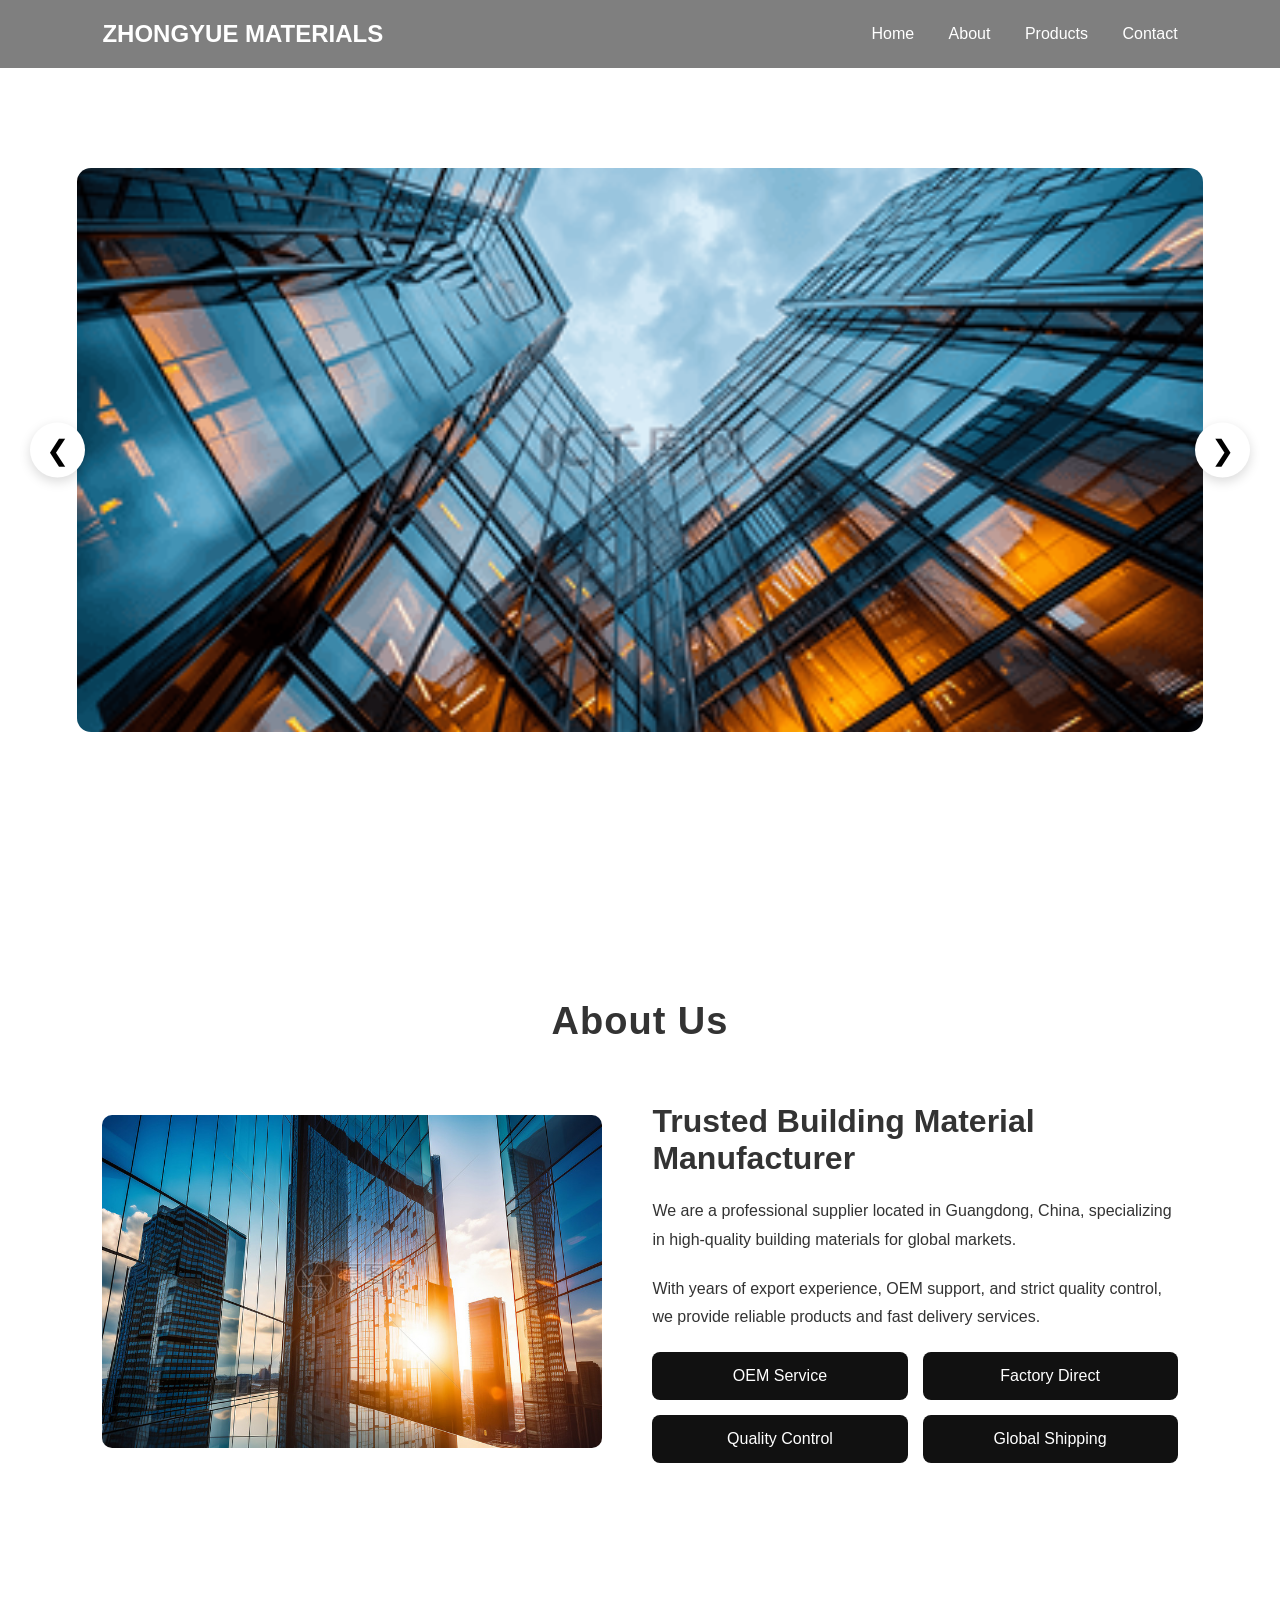
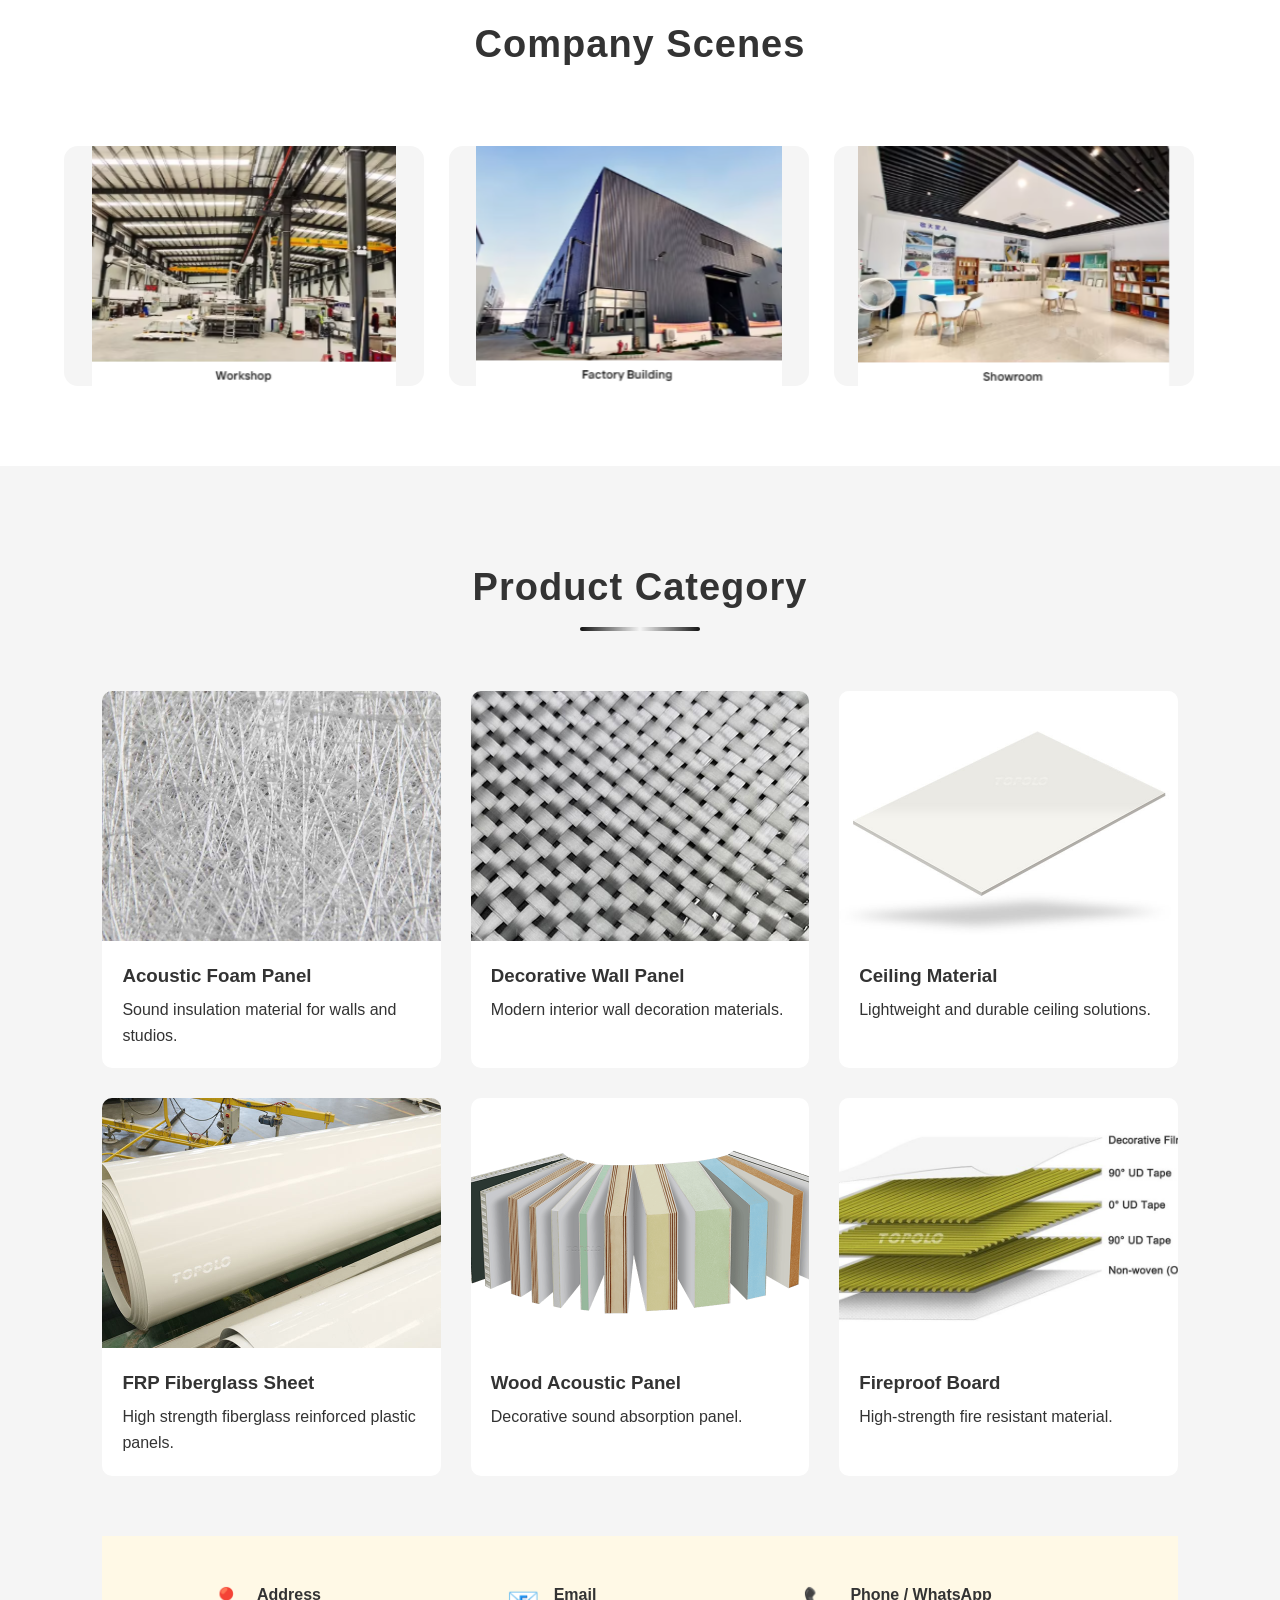
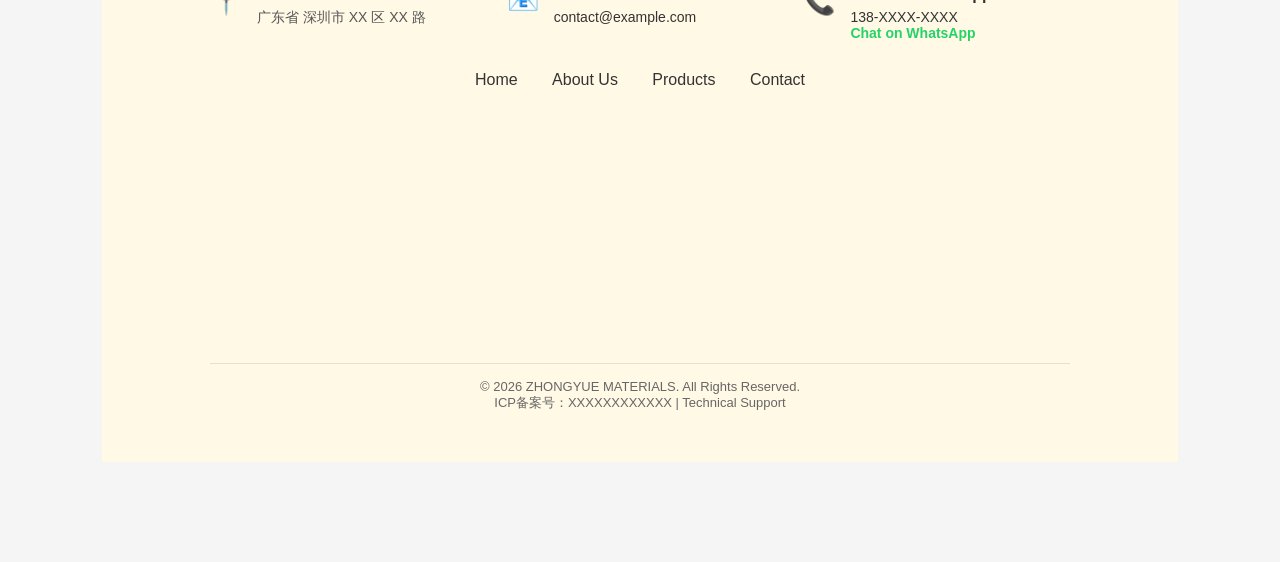
<file: index.html>
<!DOCTYPE html>
<html lang="en">
<head>
    <meta charset="UTF-8">
    <meta name="viewport" content="width=device-width, initial-scale=1.0">
    <title>ZHONGYUE BUILDING MATERIALS</title>

    <link rel="stylesheet" href="style.css">
</head>

<body>

    <!-- NAVBAR -->

    <header class="navbar">

        <div class="logo">
            ZHONGYUE MATERIALS
        </div>

        <nav>
            <a href="#">Home</a>
            <a href="#about">About</a>
            <a href="#products">Products</a>
            <a href="#contact">Contact</a>
        </nav>

    </header>

<!-- HERO BANNER -->
<section class="hero-banner">
    <button class="banner-arrow left">&#10094;</button>

    <div class="banner-container">
        <!-- 🔥 必须加这个轨道 div，所有轮播图放里面 -->
        <div class="banner-track">
            <div class="banner-slide">
                <img src="images/banner1.jpg">
            </div>
            <div class="banner-slide">
                <img src="images/banner2.jpg">
            </div>
            <div class="banner-slide">
                <img src="images/banner3.jpg">
            </div>
        </div>
    </div>

    <button class="banner-arrow right">&#10095;</button>
</section>

    <!-- ABOUT -->

    <section class="about" id="about">

<div class="section-title">
    About Us
</div>

        <div class="about-container">

            <div class="about-image">
                <img src="images/company.jpg">
            </div>

            <div class="about-text">

                <h2>
                    Trusted Building Material Manufacturer
                </h2>

                <p>
                    We are a professional supplier located in Guangdong, China,
                    specializing in high-quality building materials for global markets.
                </p>

                <p>
                    With years of export experience, OEM support, and strict quality control,
                    we provide reliable products and fast delivery services.
                </p>

                <div class="advantages">

                    <div>OEM Service</div>
                    <div>Factory Direct</div>
                    <div>Quality Control</div>
                    <div>Global Shipping</div>

                </div>

            </div>

        </div>

    </section>
<!-- COMPANY SCENE CAROUSEL -->
<section class="company-carousel-section">

    <div class="section-title">
        Company Scenes
    </div>

    <div class="carousel-container" id="carousel">

        <div class="carousel-track">
            <img src="images/company1.jpg" class="carousel-item">
            <img src="images/company2.jpg" class="carousel-item">
            <img src="images/company3.jpg" class="carousel-item">
            <img src="images/company4.jpg" class="carousel-item">
            <img src="images/company5.jpg" class="carousel-item">
        </div>

    </div>

</section>

<!-- 放大预览 -->
<div class="lightbox" id="lightbox">
    <span class="close-btn" id="closeBtn">×</span>
    <img id="lightboxImg">
</div>
    <!-- PRODUCTS -->

    <section class="products" id="products">

<div class="section-title">
    Product Category
    <span class="title-line"></span>
</div>

        <div class="product-grid">

    <!-- PRODUCT 1 -->

    <a href="product1.html" class="product-card">

        <img src="images/product1.jpg">

        <h3>Acoustic Foam Panel</h3>

        <p>
            Sound insulation material for walls and studios.
        </p>

    </a>

    <!-- PRODUCT 2 -->

    <a href="product2.html" class="product-card">

        <img src="images/product2.jpg">

        <h3>Decorative Wall Panel</h3>

        <p>
            Modern interior wall decoration materials.
        </p>

    </a>

    <!-- PRODUCT 3 -->

    <a href="product3.html" class="product-card">

        <img src="images/product3.jpg">

        <h3>Ceiling Material</h3>

        <p>
            Lightweight and durable ceiling solutions.
        </p>

    </a>

    <!-- PRODUCT 4 -->

    <a href="product4.html" class="product-card">

        <img src="images/product4.jpg">

        <h3>FRP Fiberglass Sheet</h3>

        <p>
            High strength fiberglass reinforced plastic panels.
        </p>

    </a>

    <!-- PRODUCT 5 -->

    <a href="product5.html" class="product-card">

        <img src="images/product5.jpg">

        <h3>Wood Acoustic Panel</h3>

        <p>
            Decorative sound absorption panel.
        </p>

    </a>

    <!-- PRODUCT 6 -->

    <a href="product6.html" class="product-card">

        <img src="images/product6.jpg">

        <h3>Fireproof Board</h3>

        <p>
            High-strength fire resistant material.
        </p>

    </a>

</div>
<script>
const track = document.querySelector('.banner-track');
const slides = document.querySelectorAll('.banner-slide');
const leftBtn = document.querySelector('.left');
const rightBtn = document.querySelector('.right');

let currentIndex = 0;
const slideWidth = slides[0].clientWidth;
const slideCount = slides.length;

// 无缝核心：复制第一张放到最后，实现循环不跳变
track.appendChild(slides[0].cloneNode(true));

// 更新滑动位置
function updateSlide() {
    track.style.transform = `translateX(-${currentIndex * slideWidth}px)`;
}

// 右箭头（一直向右，无缝）
rightBtn.addEventListener('click', () => {
    if (currentIndex === slideCount) {
        // 瞬间回到第0张（无动画，肉眼看不见）
        track.style.transition = 'none';
        currentIndex = 0;
        updateSlide();
        
        // 触发重排后继续动画
        void track.offsetWidth;
        track.style.transition = 'transform 0.8s ease';
    }

    currentIndex++;
    updateSlide();
});

// 左箭头
leftBtn.addEventListener('click', () => {
    if (currentIndex === 0) {
        track.style.transition = 'none';
        currentIndex = slideCount;
        updateSlide();
        
        void track.offsetWidth;
        track.style.transition = 'transform 0.8s ease';
    }

    currentIndex--;
    updateSlide();
});

// 自动轮播（8秒自动向右滑）
setInterval(() => {
    if (currentIndex === slideCount) {
        track.style.transition = 'none';
        currentIndex = 0;
        updateSlide();
        void track.offsetWidth;
        track.style.transition = 'transform 0.8s ease';
    }
    currentIndex++;
    updateSlide();
}, 8000);
</script>
<script>
const track = document.querySelector('.carousel-track');
const container = document.getElementById('carousel');

const lightbox = document.getElementById('lightbox');
const lightboxImg = document.getElementById('lightboxImg');
const closeBtn = document.getElementById('closeBtn');

/* ⭐ 复制内容实现真正无缝 */
track.innerHTML += track.innerHTML;

/* ⭐ hover暂停 */
container.addEventListener('mouseenter', () => {
    track.style.animationPlayState = 'paused';
});

container.addEventListener('mouseleave', () => {
    track.style.animationPlayState = 'running';
});

/* ⭐ 触摸暂停 */
container.addEventListener('touchstart', () => {
    track.style.animationPlayState = 'paused';
});

container.addEventListener('touchend', () => {
    track.style.animationPlayState = 'running';
});

/* ⭐ 点击放大 */
document.querySelectorAll('.carousel-item').forEach(img => {
    img.addEventListener('click', () => {
        lightbox.style.display = 'flex';
        lightboxImg.src = img.src;
    });
});

/* ⭐ 关闭 */
closeBtn.onclick = () => {
    lightbox.style.display = 'none';
};

lightbox.onclick = (e) => {
    if (e.target === lightbox) {
        lightbox.style.display = 'none';
    }
};

document.addEventListener('keydown', (e) => {
    if (e.key === 'Escape') {
        lightbox.style.display = 'none';
    }
});
</script>
<!-- FOOTER START -->
<footer class="site-footer">

    <!-- 联系方式 -->
    <div class="footer-top">

        <div class="footer-item">
            <div class="icon">📍</div>
            <div>
                <h4>Address</h4>
                <p>广东省 深圳市 XX 区 XX 路</p>
            </div>
        </div>

        <div class="footer-item">
            <div class="icon">📧</div>
            <div>
                <h4>Email</h4>
                <p>
                    <a href="mailto:contact@example.com">
                        contact@example.com
                    </a>
                </p>
            </div>
        </div>

        <div class="footer-item">
            <div class="icon">📞</div>
            <div>
                <h4>Phone / WhatsApp</h4>
                <p>
                    <a href="tel:13800000000">138-XXXX-XXXX</a><br>
                    <a href="https://wa.me/8613800000000" target="_blank">
                        Chat on WhatsApp
                    </a>
                </p>
            </div>
        </div>

    </div>

    <!-- 导航 -->
    <div class="footer-nav">
        <a href="#">Home</a>
        <a href="#about">About Us</a>
        <a href="#products">Products</a>
        <a href="#contact">Contact</a>
    </div>

    <!-- ⭐ 地图（外贸信任增强） -->
    <div class="footer-map">
        <iframe 
            src="https://www.google.com/maps?q=shenzhen&output=embed"
            loading="lazy">
        </iframe>
    </div>

    <!-- 版权 -->
    <div class="footer-bottom">
        <p>© 2026 ZHONGYUE MATERIALS. All Rights Reserved.</p>
        <p>ICP备案号：XXXXXXXXXXXX | Technical Support</p>
    </div>

</footer>
<!-- FOOTER END -->
</body>
</html>
</file>
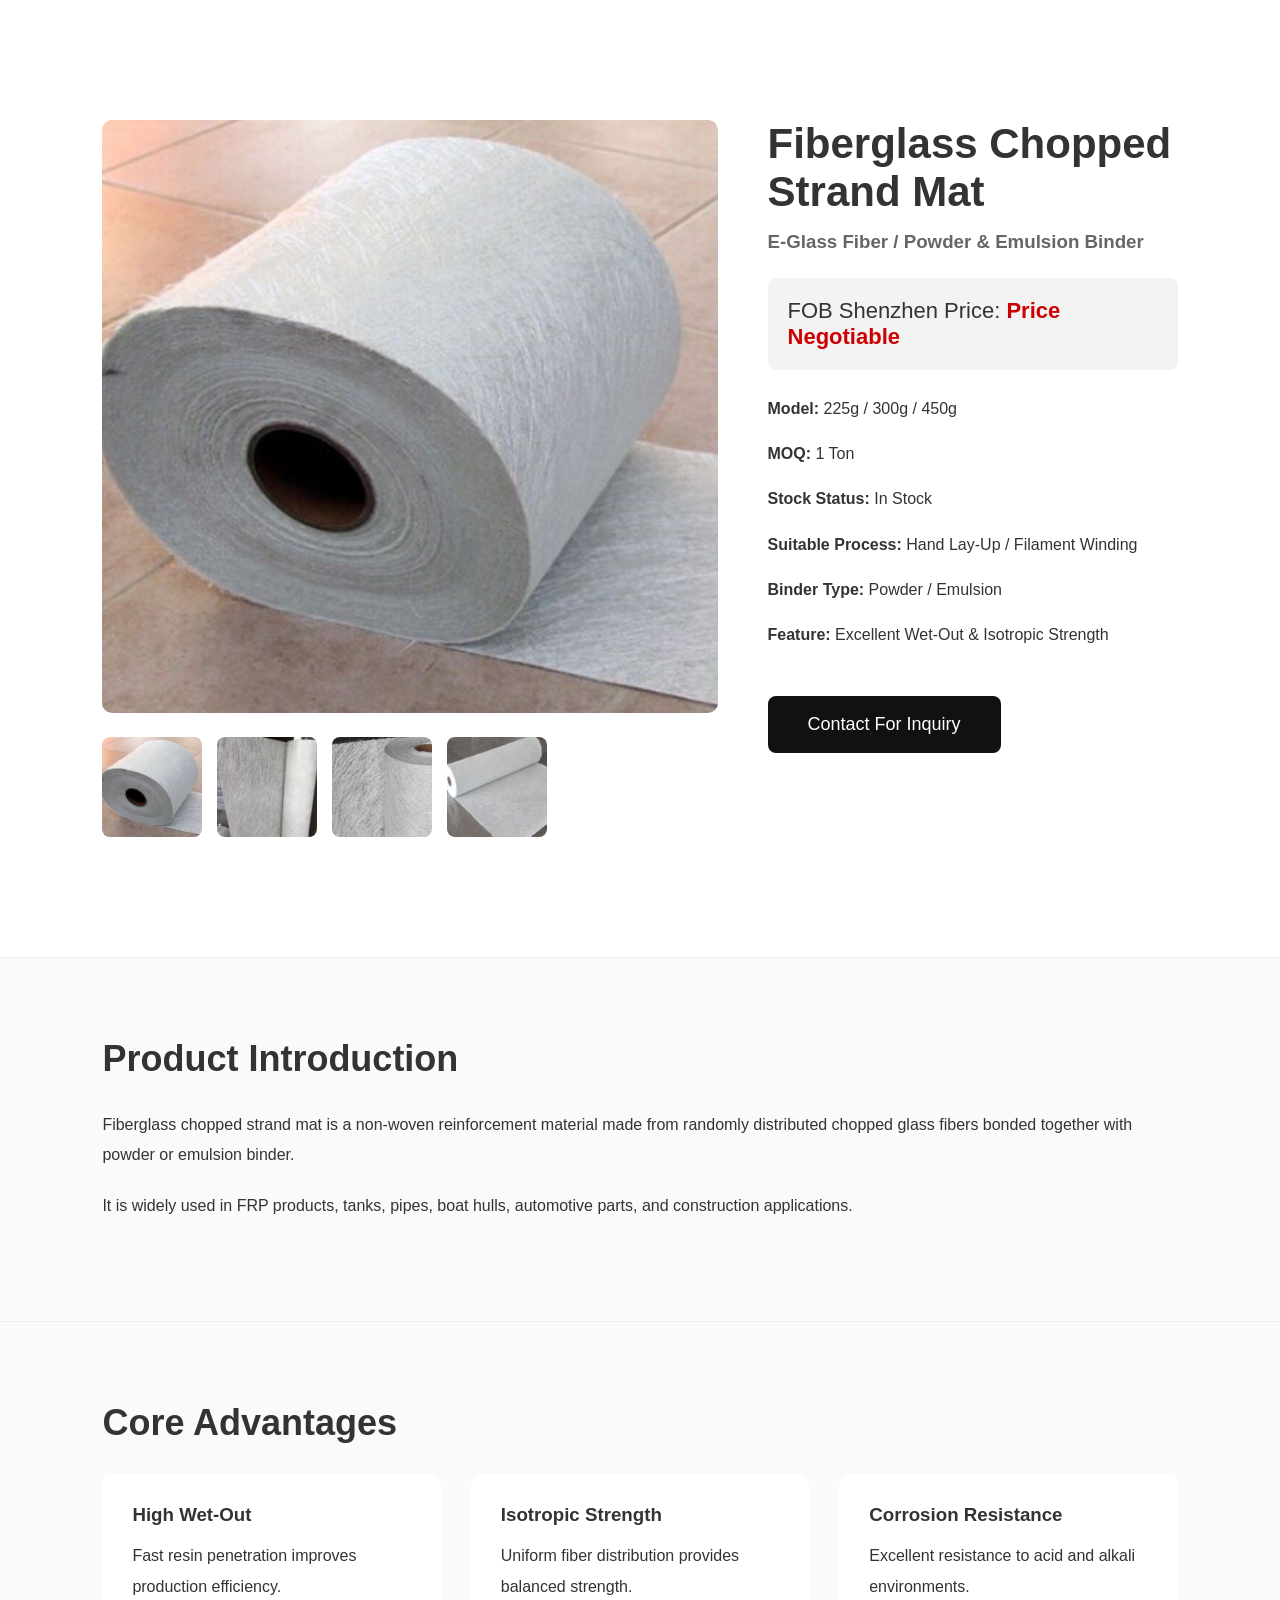
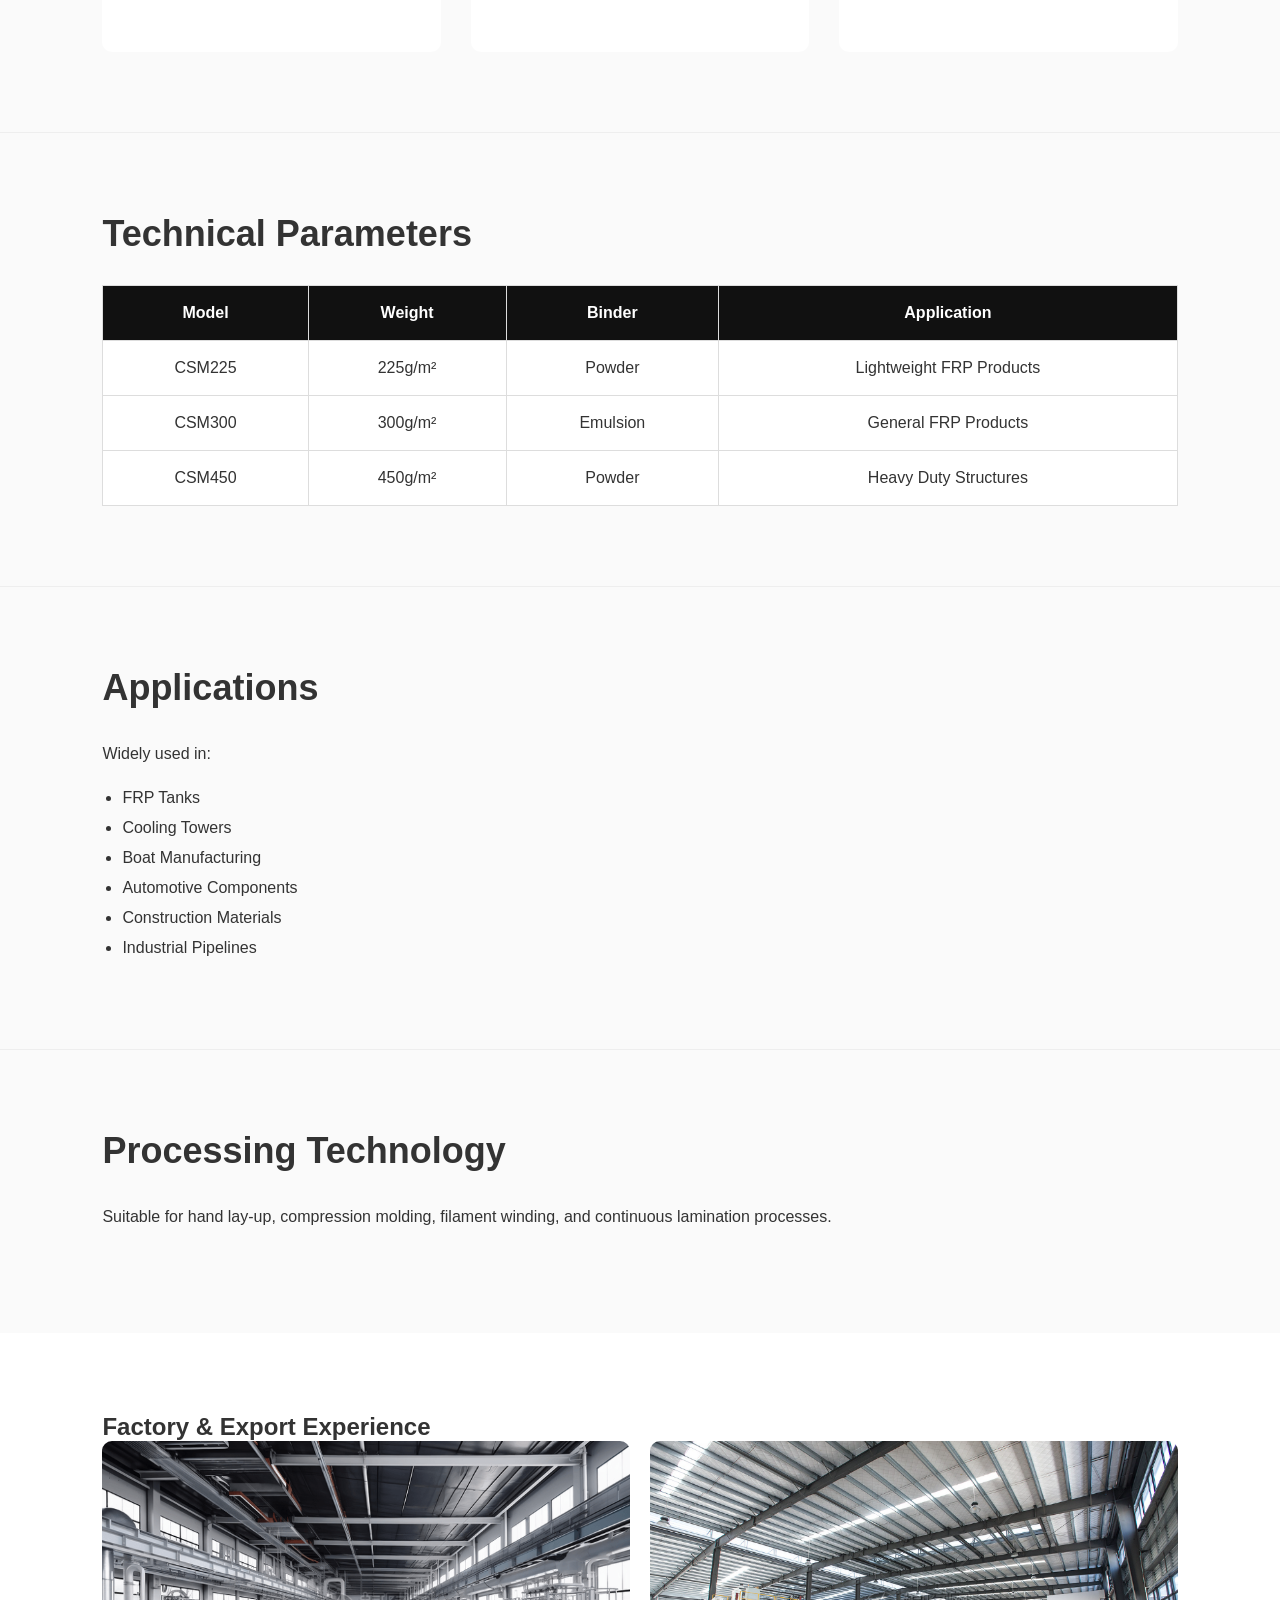
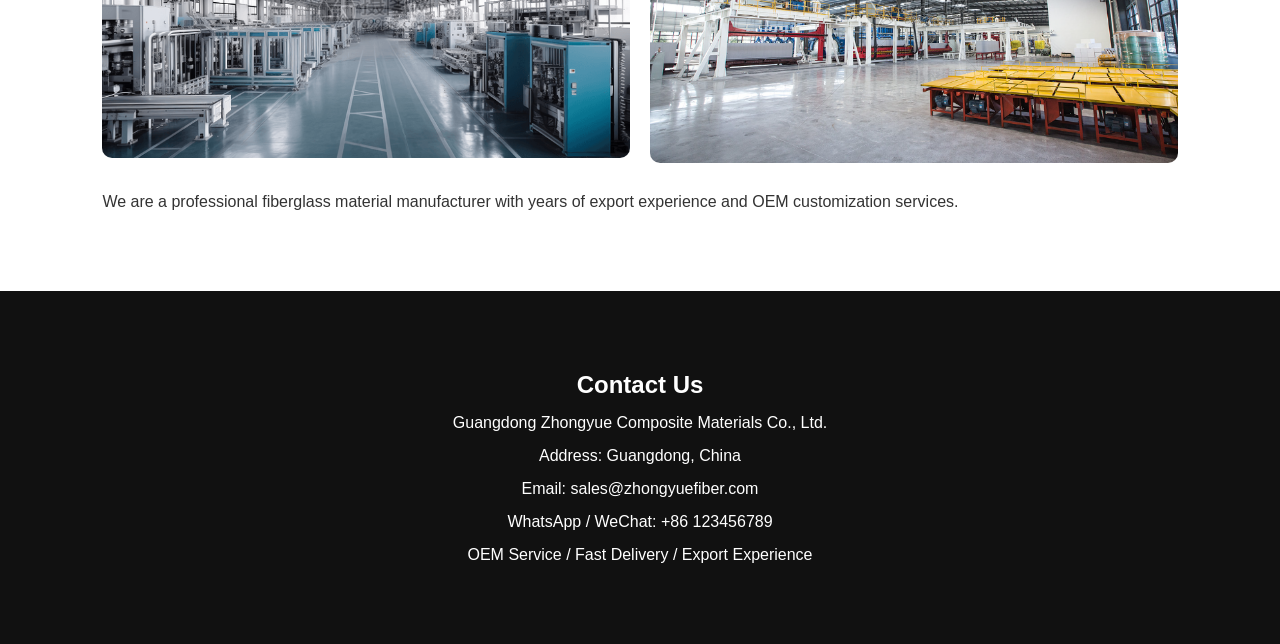
<file: product1.html>
<!DOCTYPE html>
<html lang="en">

<head>

    <meta charset="UTF-8">

    <meta name="viewport" content="width=device-width, initial-scale=1.0">

    <title>Fiberglass Chopped Strand Mat</title>

    <link rel="stylesheet" href="style.css">

</head>

<body>

    <!-- PRODUCT TOP -->

    <section class="product-page">

        <!-- LEFT -->

        <div class="gallery">

            <img id="main-image" src="images/fiberglass1.jpg">

            <div class="thumbnail-group">

                <img src="images/fiberglass1.jpg"
                     onclick="changeImage(this)">

                <img src="images/fiberglass2.jpg"
                     onclick="changeImage(this)">

                <img src="images/fiberglass3.jpg"
                     onclick="changeImage(this)">

                <img src="images/fiberglass4.jpg"
                     onclick="changeImage(this)">

            </div>

        </div>

        <!-- RIGHT -->

        <div class="product-info">

            <h1>
                Fiberglass Chopped Strand Mat
            </h1>

            <h3>
                E-Glass Fiber / Powder & Emulsion Binder
            </h3>

            <div class="price-box">

                FOB Shenzhen Price:
                <span>Price Negotiable</span>

            </div>

            <div class="info-item">
                <strong>Model:</strong>
                225g / 300g / 450g
            </div>

            <div class="info-item">
                <strong>MOQ:</strong>
                1 Ton
            </div>

            <div class="info-item">
                <strong>Stock Status:</strong>
                In Stock
            </div>

            <div class="info-item">
                <strong>Suitable Process:</strong>
                Hand Lay-Up / Filament Winding
            </div>

            <div class="info-item">
                <strong>Binder Type:</strong>
                Powder / Emulsion
            </div>

            <div class="info-item">
                <strong>Feature:</strong>
                Excellent Wet-Out & Isotropic Strength
            </div>

            <button class="inquiry-btn">
                Contact For Inquiry
            </button>

        </div>

    </section>

    <!-- PRODUCT INTRO -->

    <section class="detail-section">

        <h2>Product Introduction</h2>

        <p>
            Fiberglass chopped strand mat is a non-woven reinforcement material
            made from randomly distributed chopped glass fibers bonded together
            with powder or emulsion binder.
        </p>

        <p>
            It is widely used in FRP products, tanks, pipes,
            boat hulls, automotive parts, and construction applications.
        </p>

    </section>

    <!-- ADVANTAGES -->

    <section class="detail-section">

        <h2>Core Advantages</h2>

        <div class="feature-grid">

            <div class="feature-box">

                <h3>High Wet-Out</h3>

                <p>
                    Fast resin penetration improves production efficiency.
                </p>

            </div>

            <div class="feature-box">

                <h3>Isotropic Strength</h3>

                <p>
                    Uniform fiber distribution provides balanced strength.
                </p>

            </div>

            <div class="feature-box">

                <h3>Corrosion Resistance</h3>

                <p>
                    Excellent resistance to acid and alkali environments.
                </p>

            </div>

        </div>

    </section>

    <!-- TABLE -->

    <section class="detail-section">

        <h2>Technical Parameters</h2>

        <table class="spec-table">

            <tr>
                <th>Model</th>
                <th>Weight</th>
                <th>Binder</th>
                <th>Application</th>
            </tr>

            <tr>
                <td>CSM225</td>
                <td>225g/m²</td>
                <td>Powder</td>
                <td>Lightweight FRP Products</td>
            </tr>

            <tr>
                <td>CSM300</td>
                <td>300g/m²</td>
                <td>Emulsion</td>
                <td>General FRP Products</td>
            </tr>

            <tr>
                <td>CSM450</td>
                <td>450g/m²</td>
                <td>Powder</td>
                <td>Heavy Duty Structures</td>
            </tr>

        </table>

    </section>

    <!-- APPLICATION -->

    <section class="detail-section">

        <h2>Applications</h2>

        <p>
            Widely used in:
        </p>

        <ul class="application-list">

            <li>FRP Tanks</li>

            <li>Cooling Towers</li>

            <li>Boat Manufacturing</li>

            <li>Automotive Components</li>

            <li>Construction Materials</li>

            <li>Industrial Pipelines</li>

        </ul>

    </section>

    <!-- PROCESS -->

    <section class="detail-section">

        <h2>Processing Technology</h2>

        <p>
            Suitable for hand lay-up, compression molding,
            filament winding, and continuous lamination processes.
        </p>

    </section>

    <!-- FACTORY -->

    <section class="factory-section">

        <h2>Factory & Export Experience</h2>

        <div class="factory-grid">

            <img src="images/factory1.jpg">

            <img src="images/factory2.jpg">

        </div>

        <p>
            We are a professional fiberglass material manufacturer
            with years of export experience and OEM customization services.
        </p>

    </section>

    <!-- CONTACT -->

    <section class="contact-section">

        <h2>Contact Us</h2>

        <p>
            Guangdong Zhongyue Composite Materials Co., Ltd.
        </p>

        <p>
            Address: Guangdong, China
        </p>

        <p>
            Email: sales@zhongyuefiber.com
        </p>

        <p>
            WhatsApp / WeChat: +86 123456789
        </p>

        <p>
            OEM Service / Fast Delivery / Export Experience
        </p>

    </section>

    <!-- JS -->

    <script>

        function changeImage(element){

            document.getElementById("main-image").src = element.src;

        }

    </script>

</body>

</html>
</file>
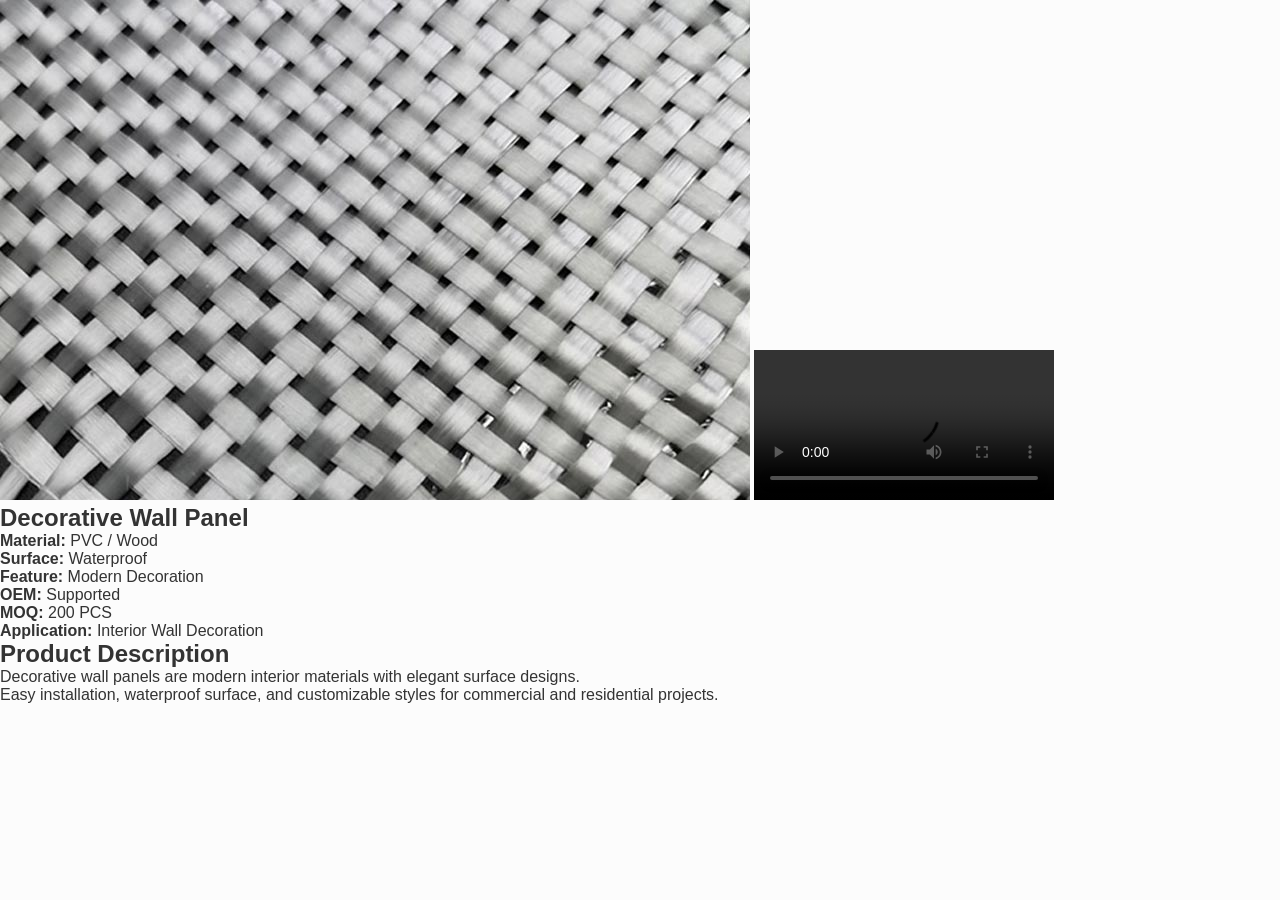
<file: product2.html>
<!DOCTYPE html>
<html lang="en">
<head>
    <meta charset="UTF-8">
    <meta name="viewport" content="width=device-width, initial-scale=1.0">
    <title>Decorative Wall Panel</title>

    <link rel="stylesheet" href="style.css">
</head>

<body>

<section class="product-detail">

    <div class="product-left">

        <img src="images/product2.jpg">

        <video controls>
            <source src="videos/product2.mp4" type="video/mp4">
        </video>

    </div>

    <div class="product-right">

        <h1>Decorative Wall Panel</h1>

        <p><strong>Material:</strong> PVC / Wood</p>

        <p><strong>Surface:</strong> Waterproof</p>

        <p><strong>Feature:</strong> Modern Decoration</p>

        <p><strong>OEM:</strong> Supported</p>

        <p><strong>MOQ:</strong> 200 PCS</p>

        <p><strong>Application:</strong> Interior Wall Decoration</p>

    </div>

</section>

<section class="description">

    <h2>Product Description</h2>

    <p>
        Decorative wall panels are modern interior materials
        with elegant surface designs.
    </p>

    <p>
        Easy installation, waterproof surface, and customizable
        styles for commercial and residential projects.
    </p>

</section>

</body>
</html>
</file>
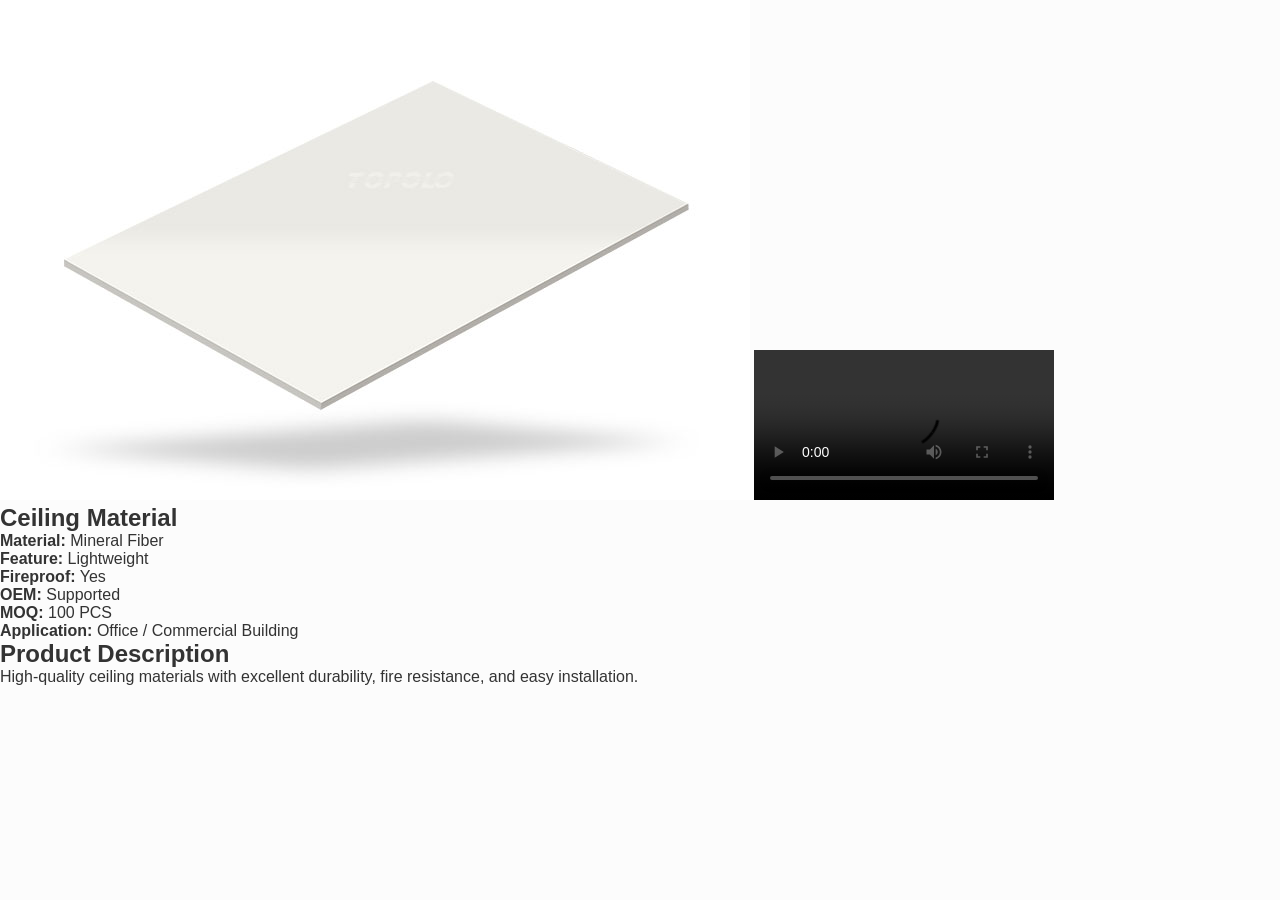
<file: product3.html>
<!DOCTYPE html>
<html lang="en">
<head>
    <meta charset="UTF-8">
    <meta name="viewport" content="width=device-width, initial-scale=1.0">
    <title>Ceiling Material</title>

    <link rel="stylesheet" href="style.css">
</head>

<body>

<section class="product-detail">

    <div class="product-left">

        <img src="images/product3.jpg">

        <video controls>
            <source src="videos/product3.mp4" type="video/mp4">
        </video>

    </div>

    <div class="product-right">

        <h1>Ceiling Material</h1>

        <p><strong>Material:</strong> Mineral Fiber</p>

        <p><strong>Feature:</strong> Lightweight</p>

        <p><strong>Fireproof:</strong> Yes</p>

        <p><strong>OEM:</strong> Supported</p>

        <p><strong>MOQ:</strong> 100 PCS</p>

        <p><strong>Application:</strong> Office / Commercial Building</p>

    </div>

</section>

<section class="description">

    <h2>Product Description</h2>

    <p>
        High-quality ceiling materials with excellent durability,
        fire resistance, and easy installation.
    </p>

</section>

</body>
</html>
</file>
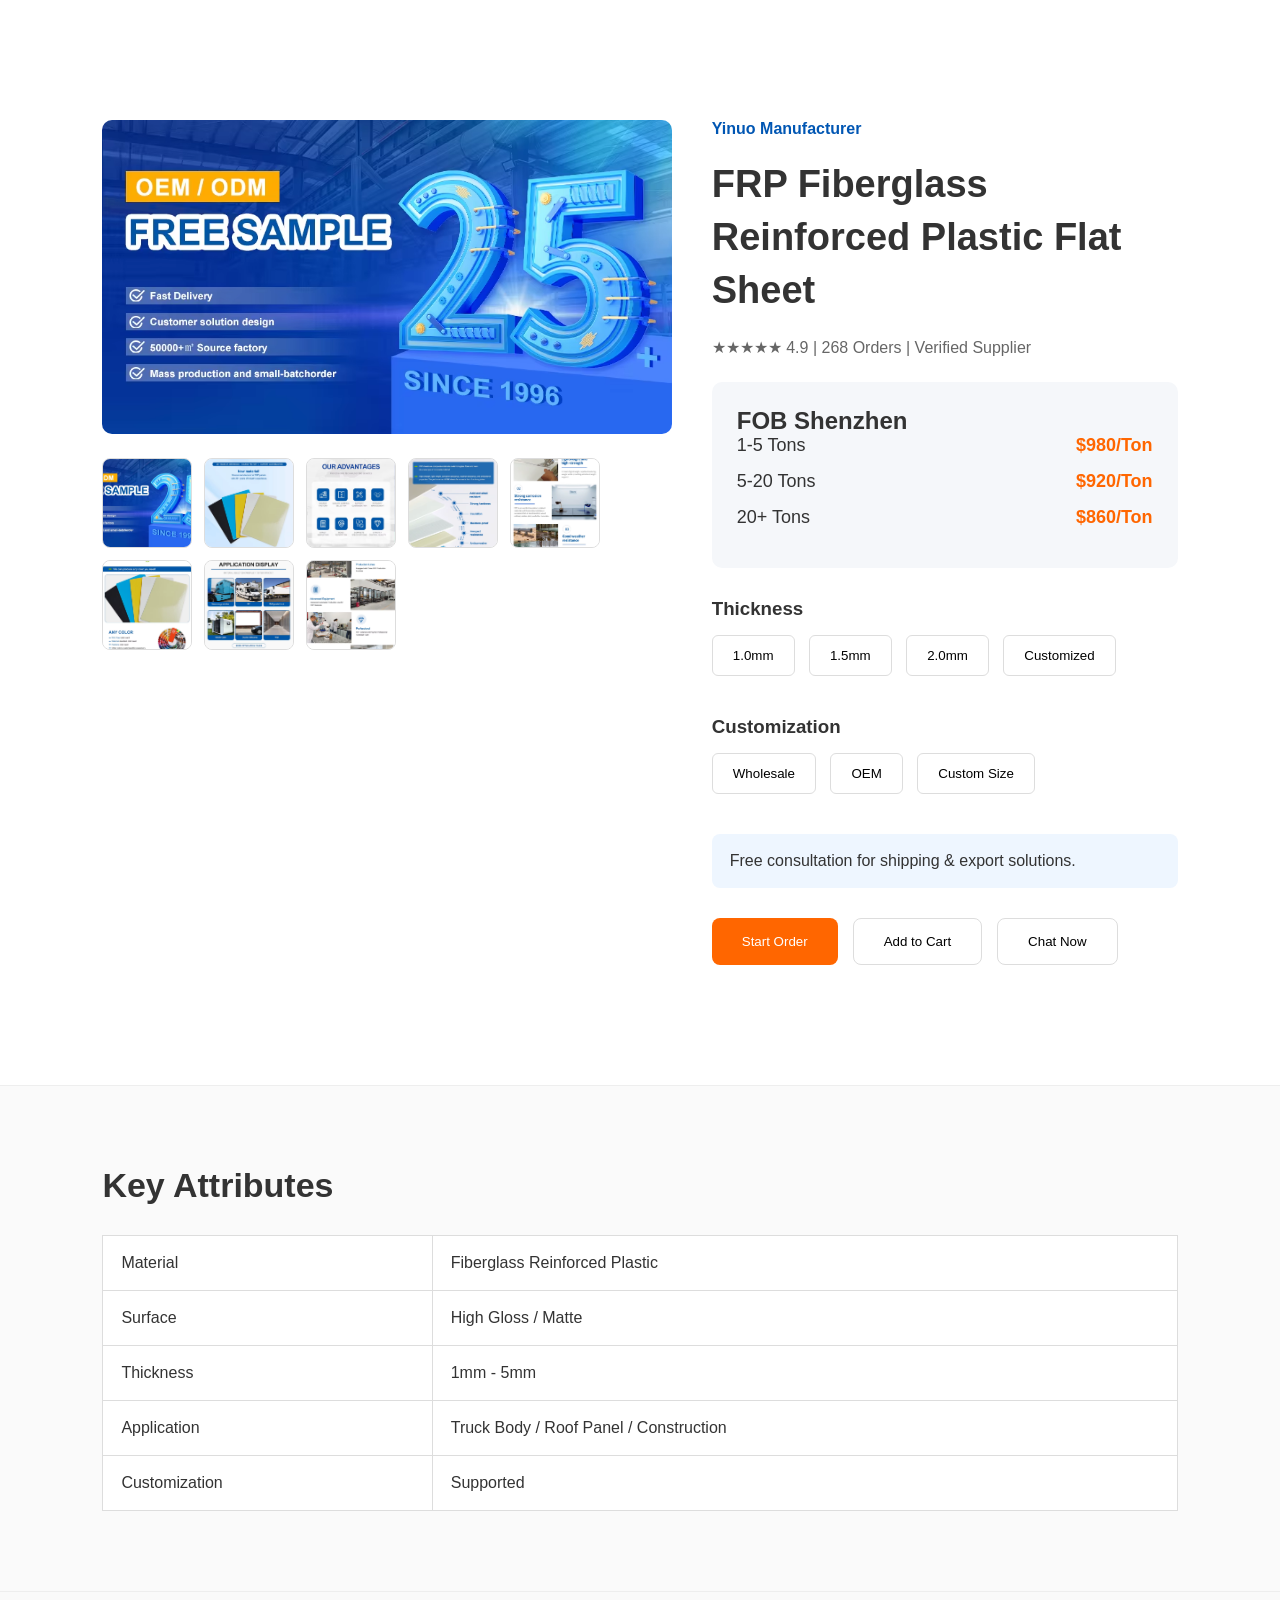
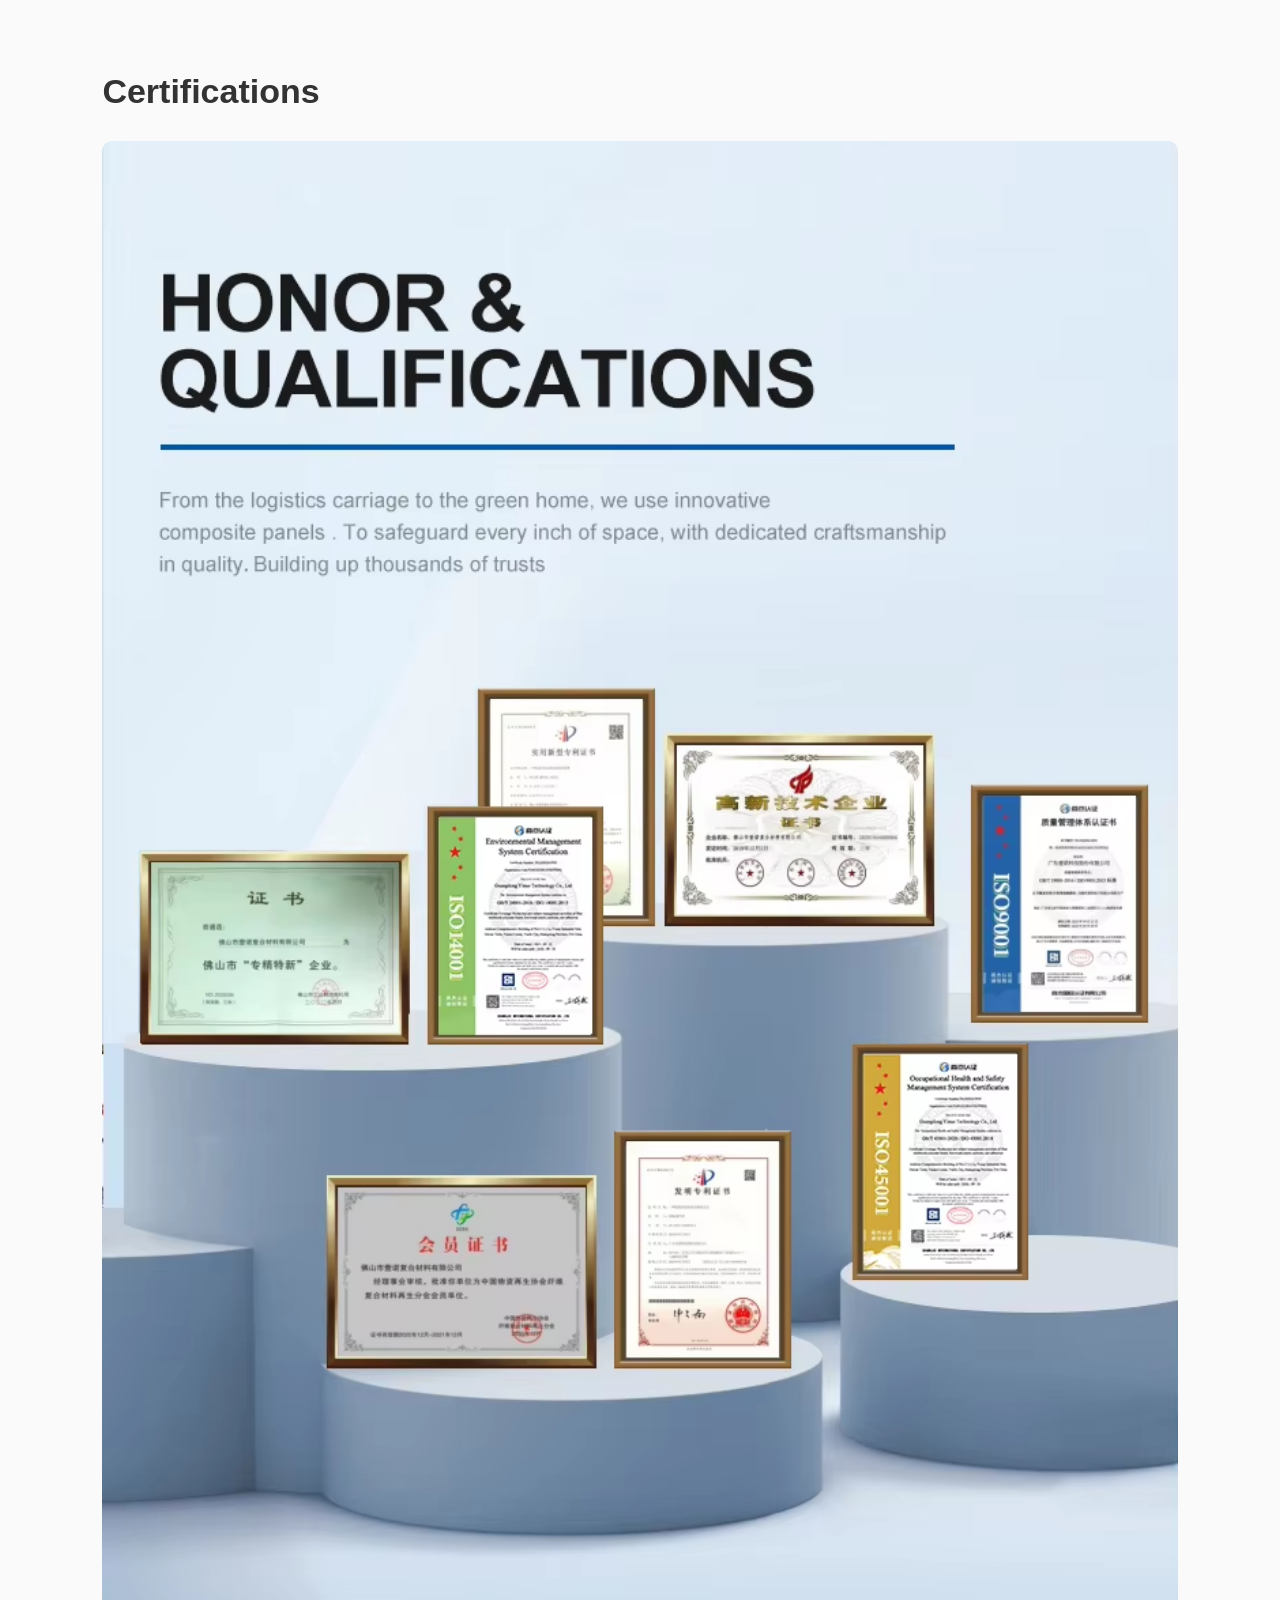
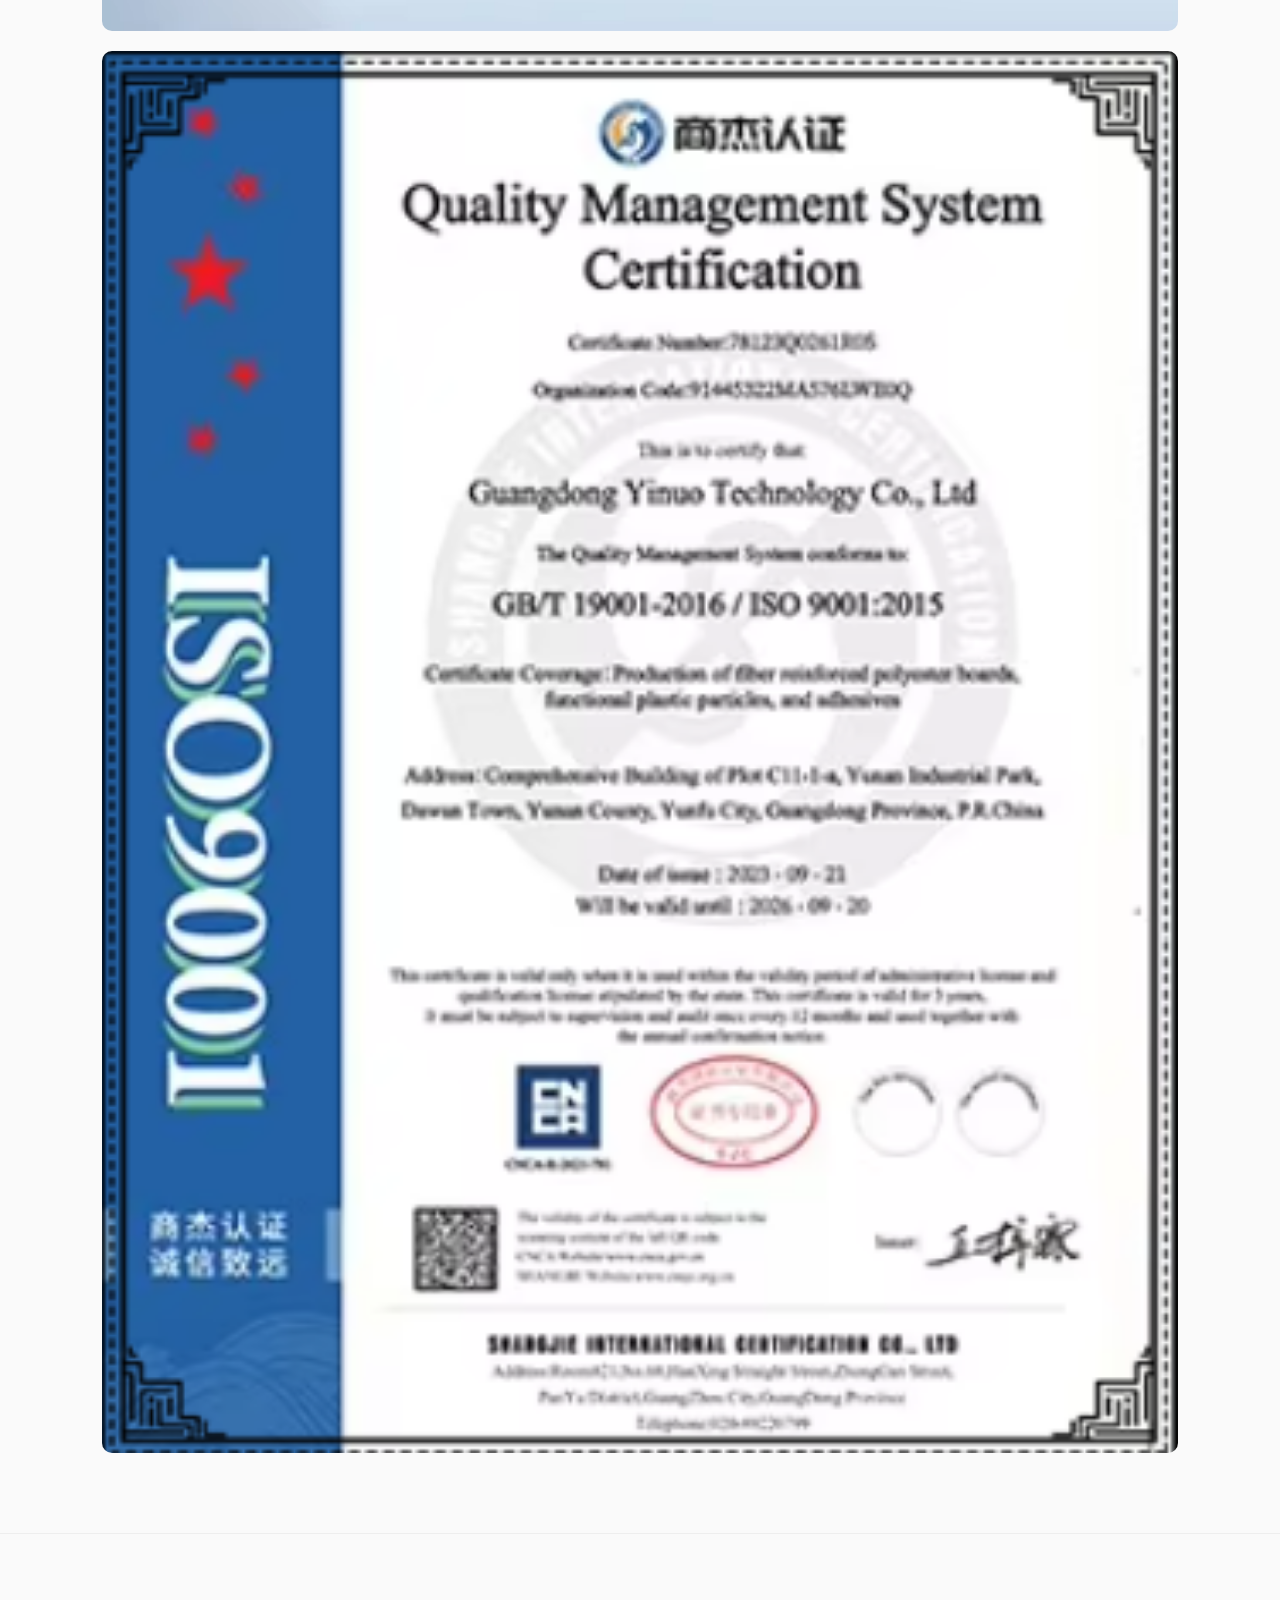
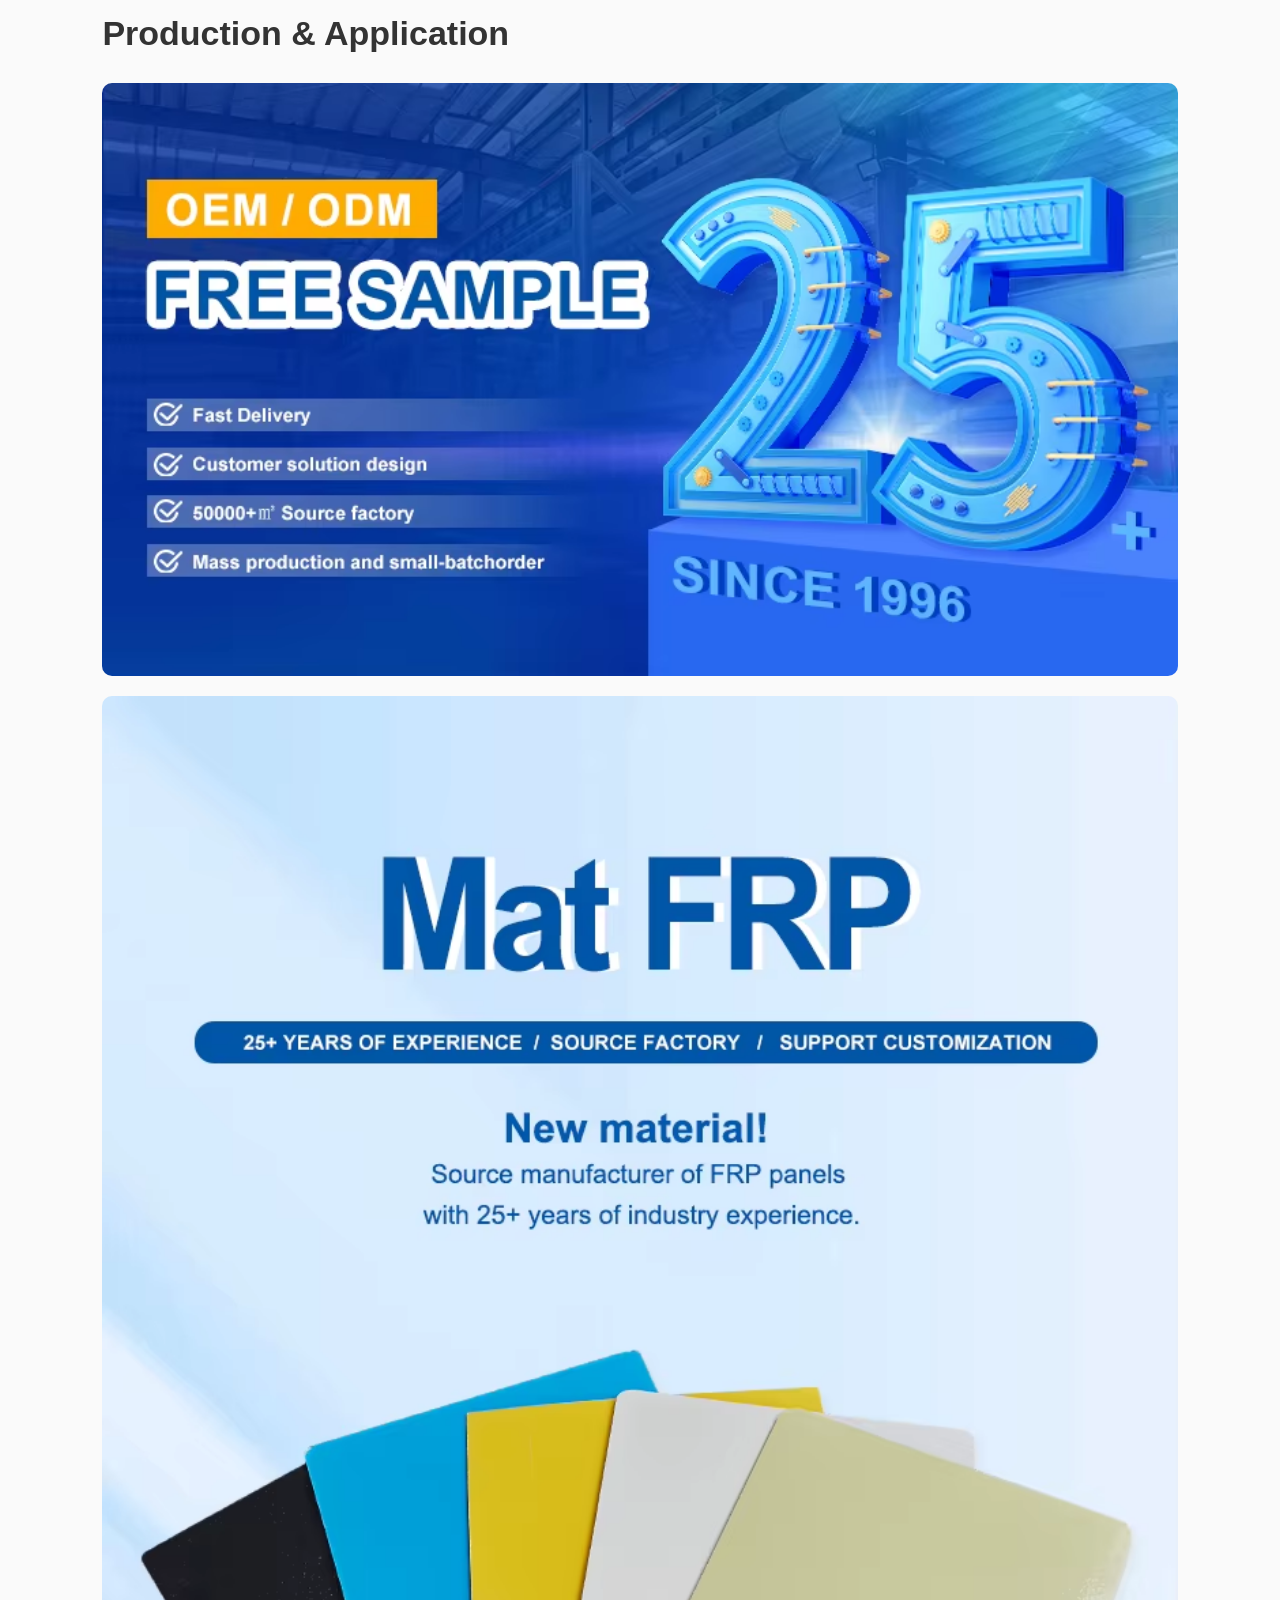
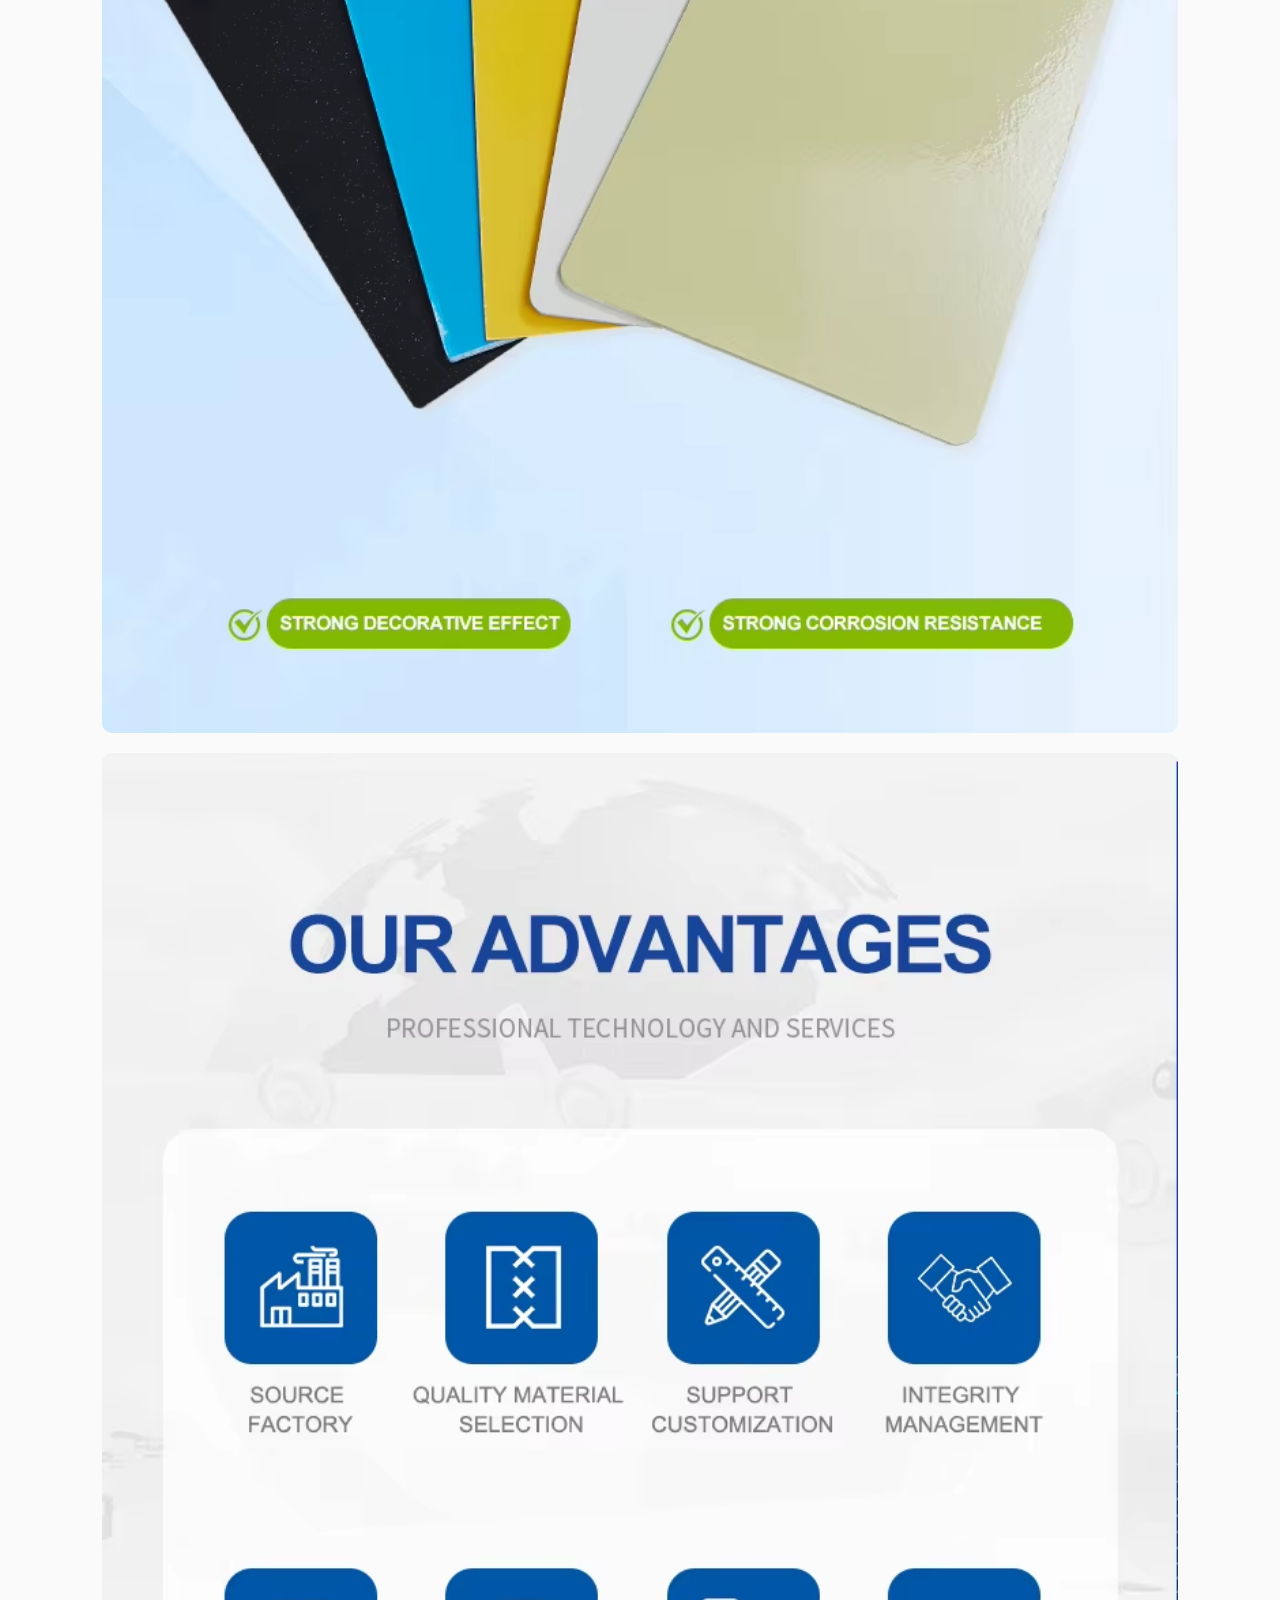
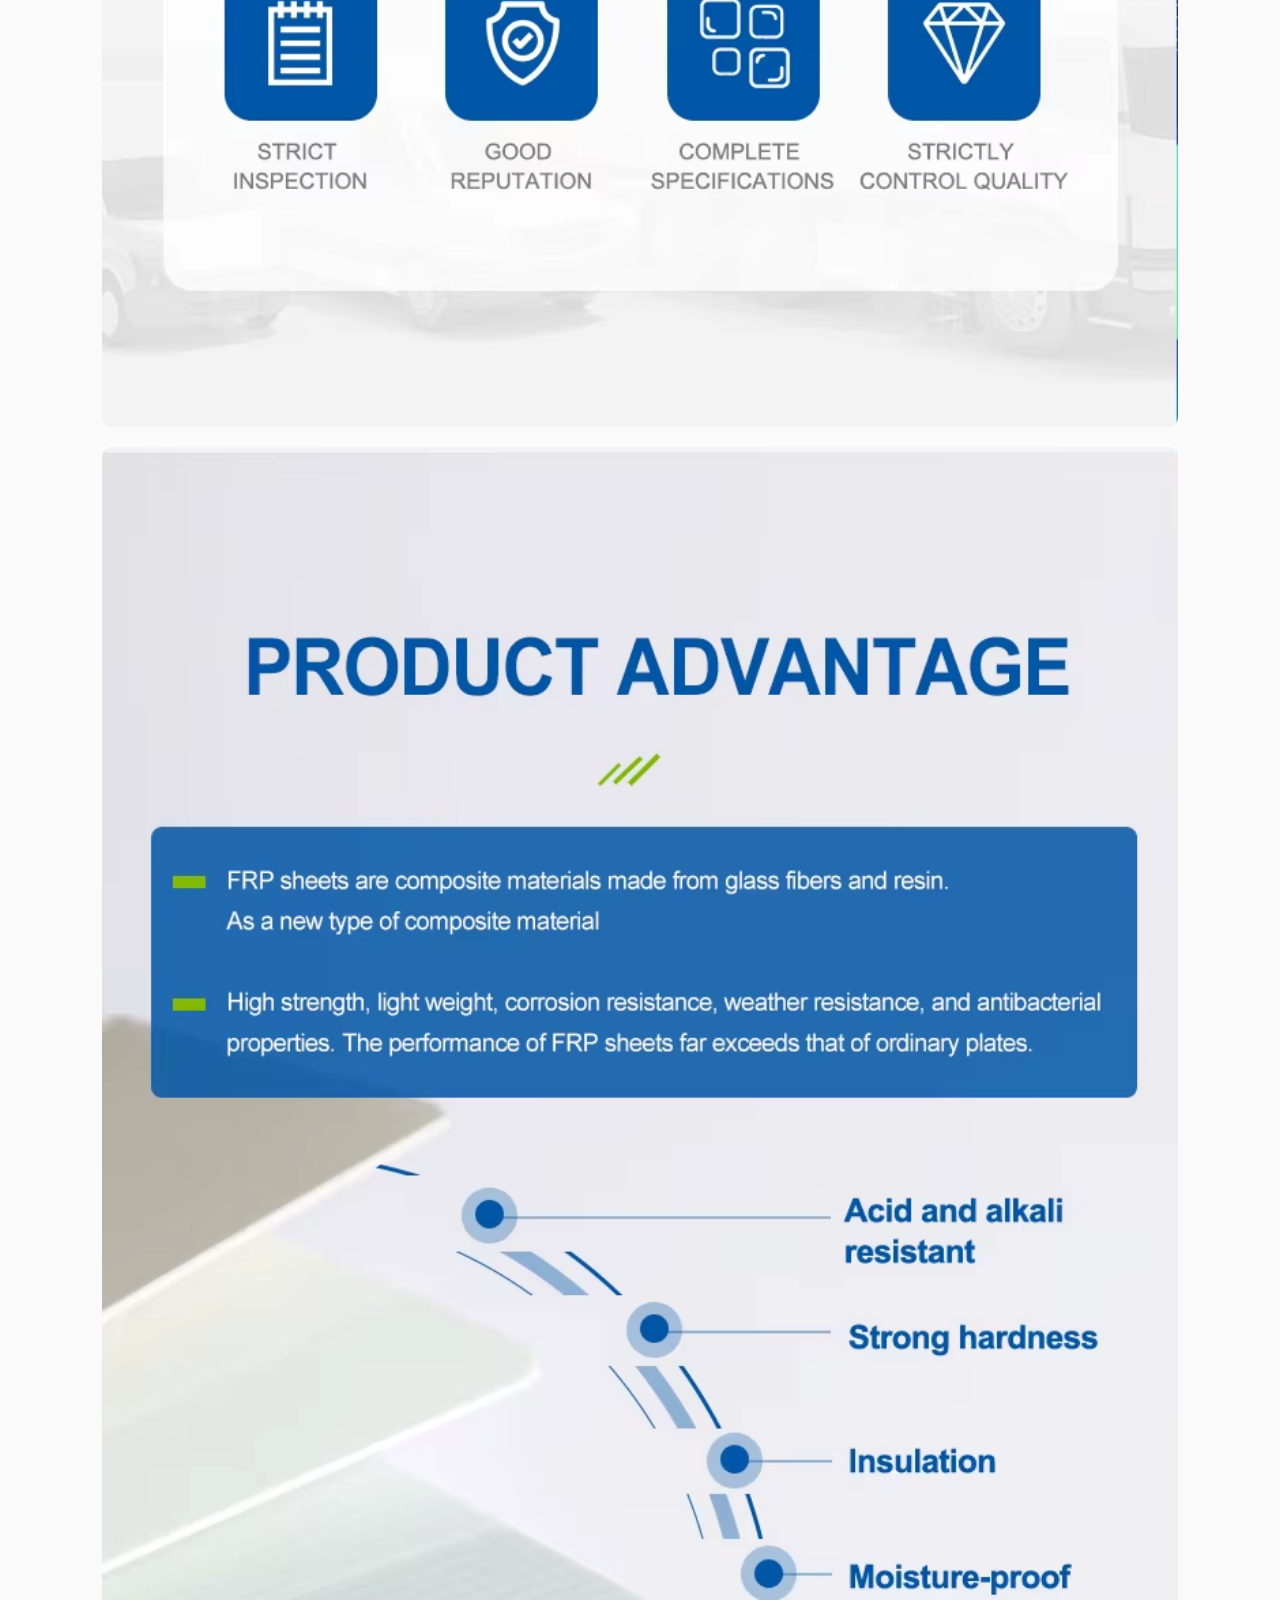
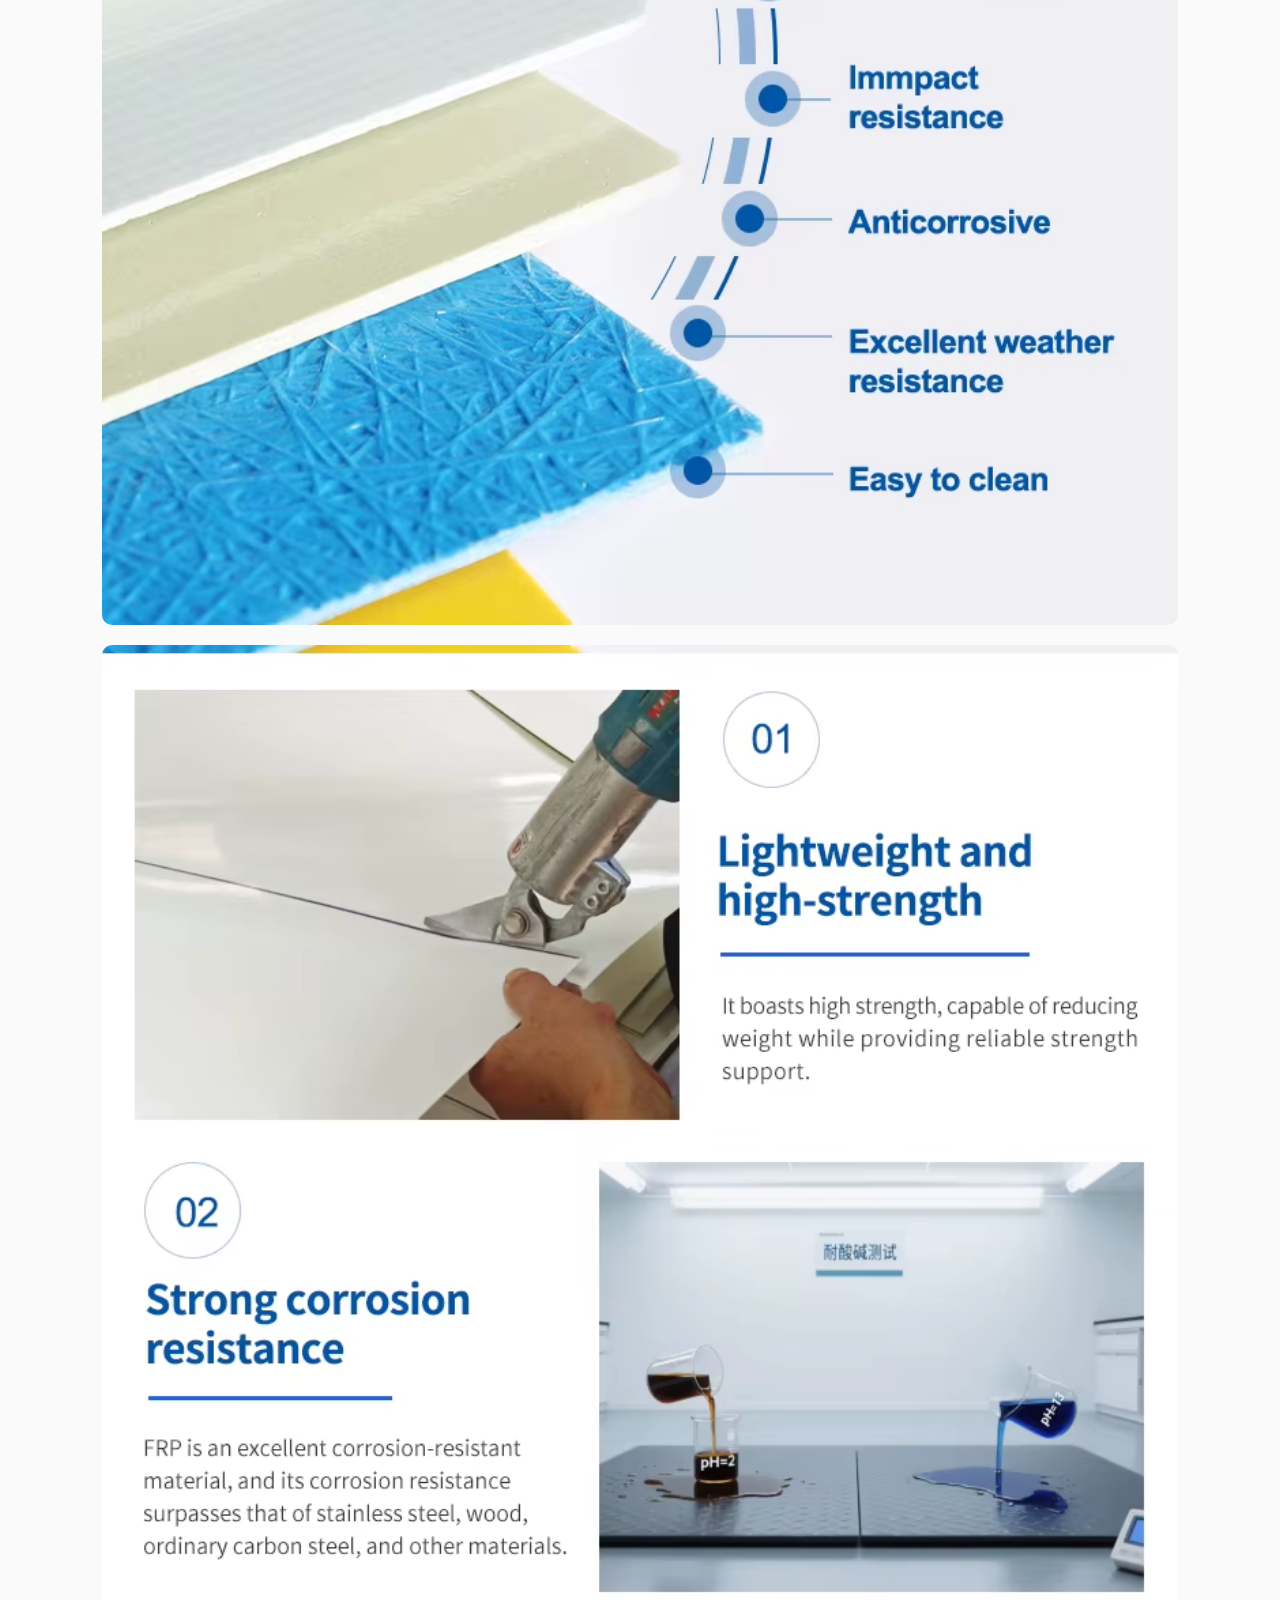
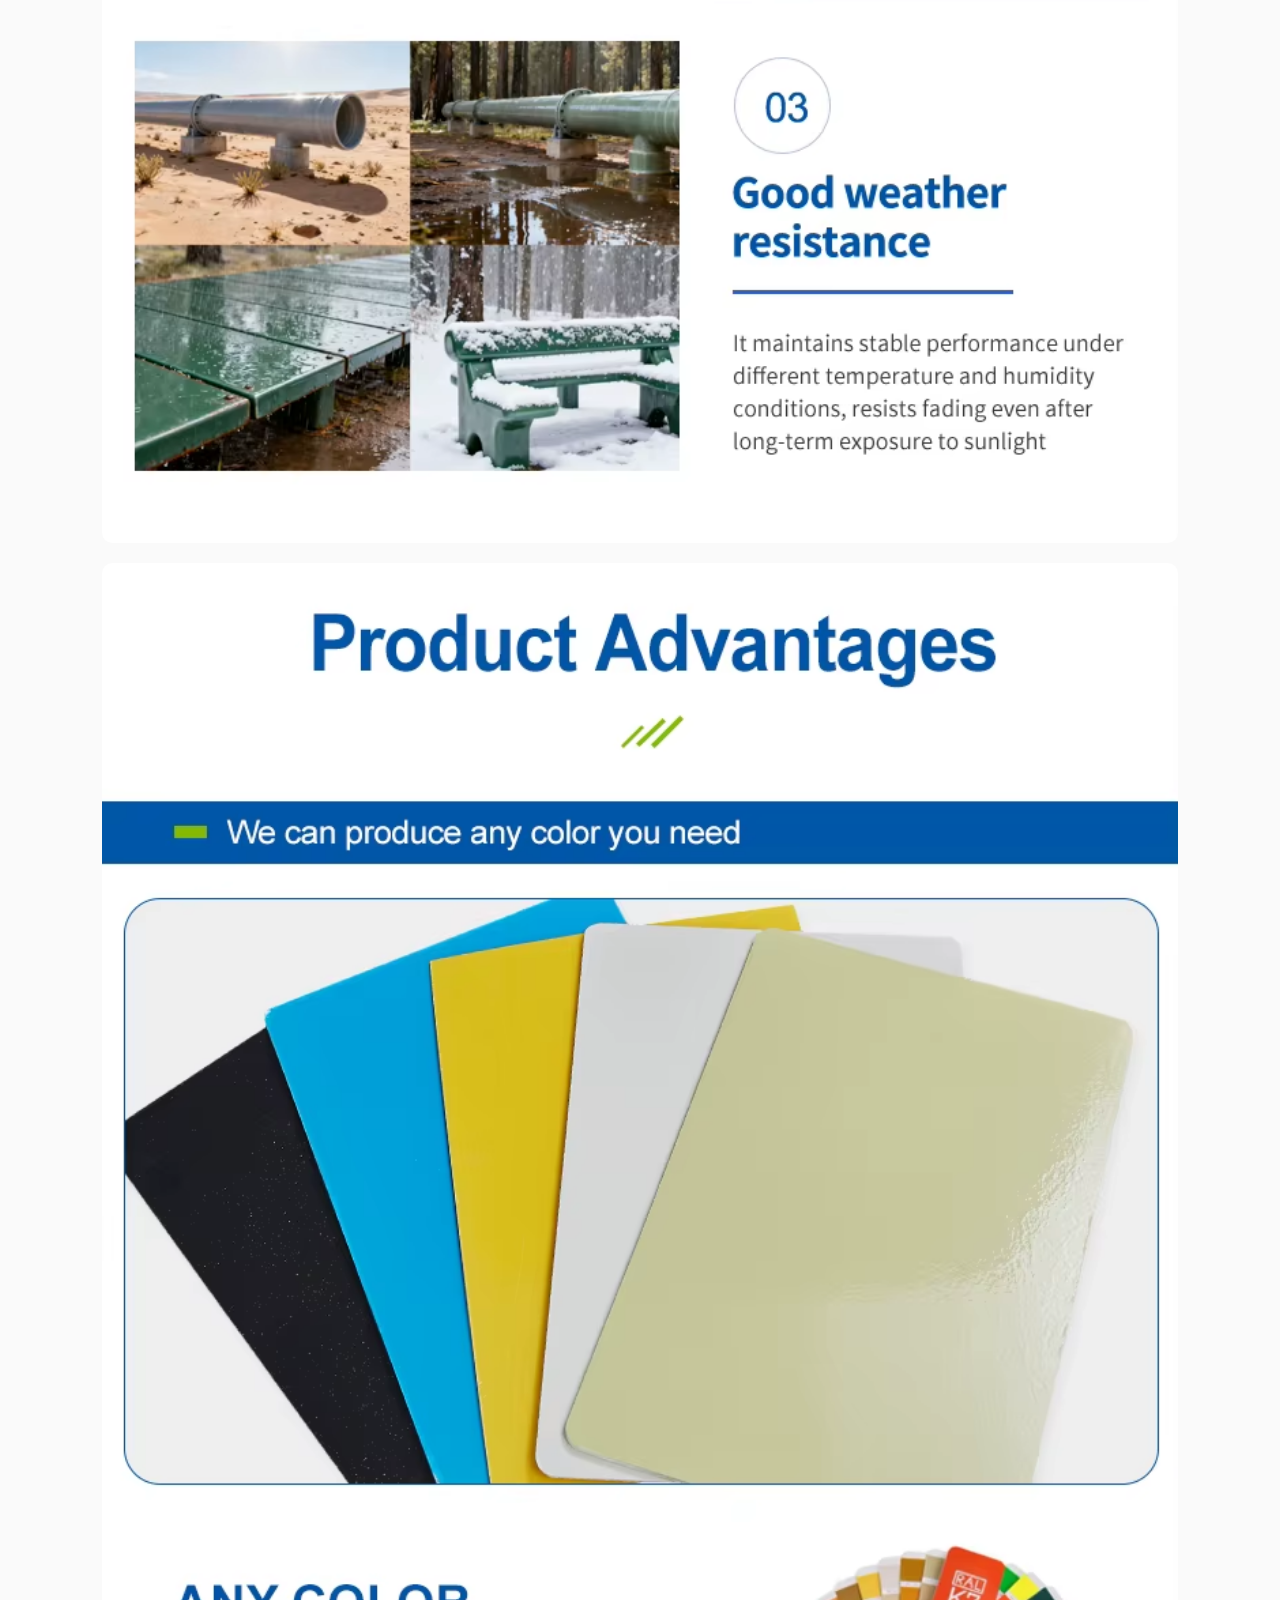
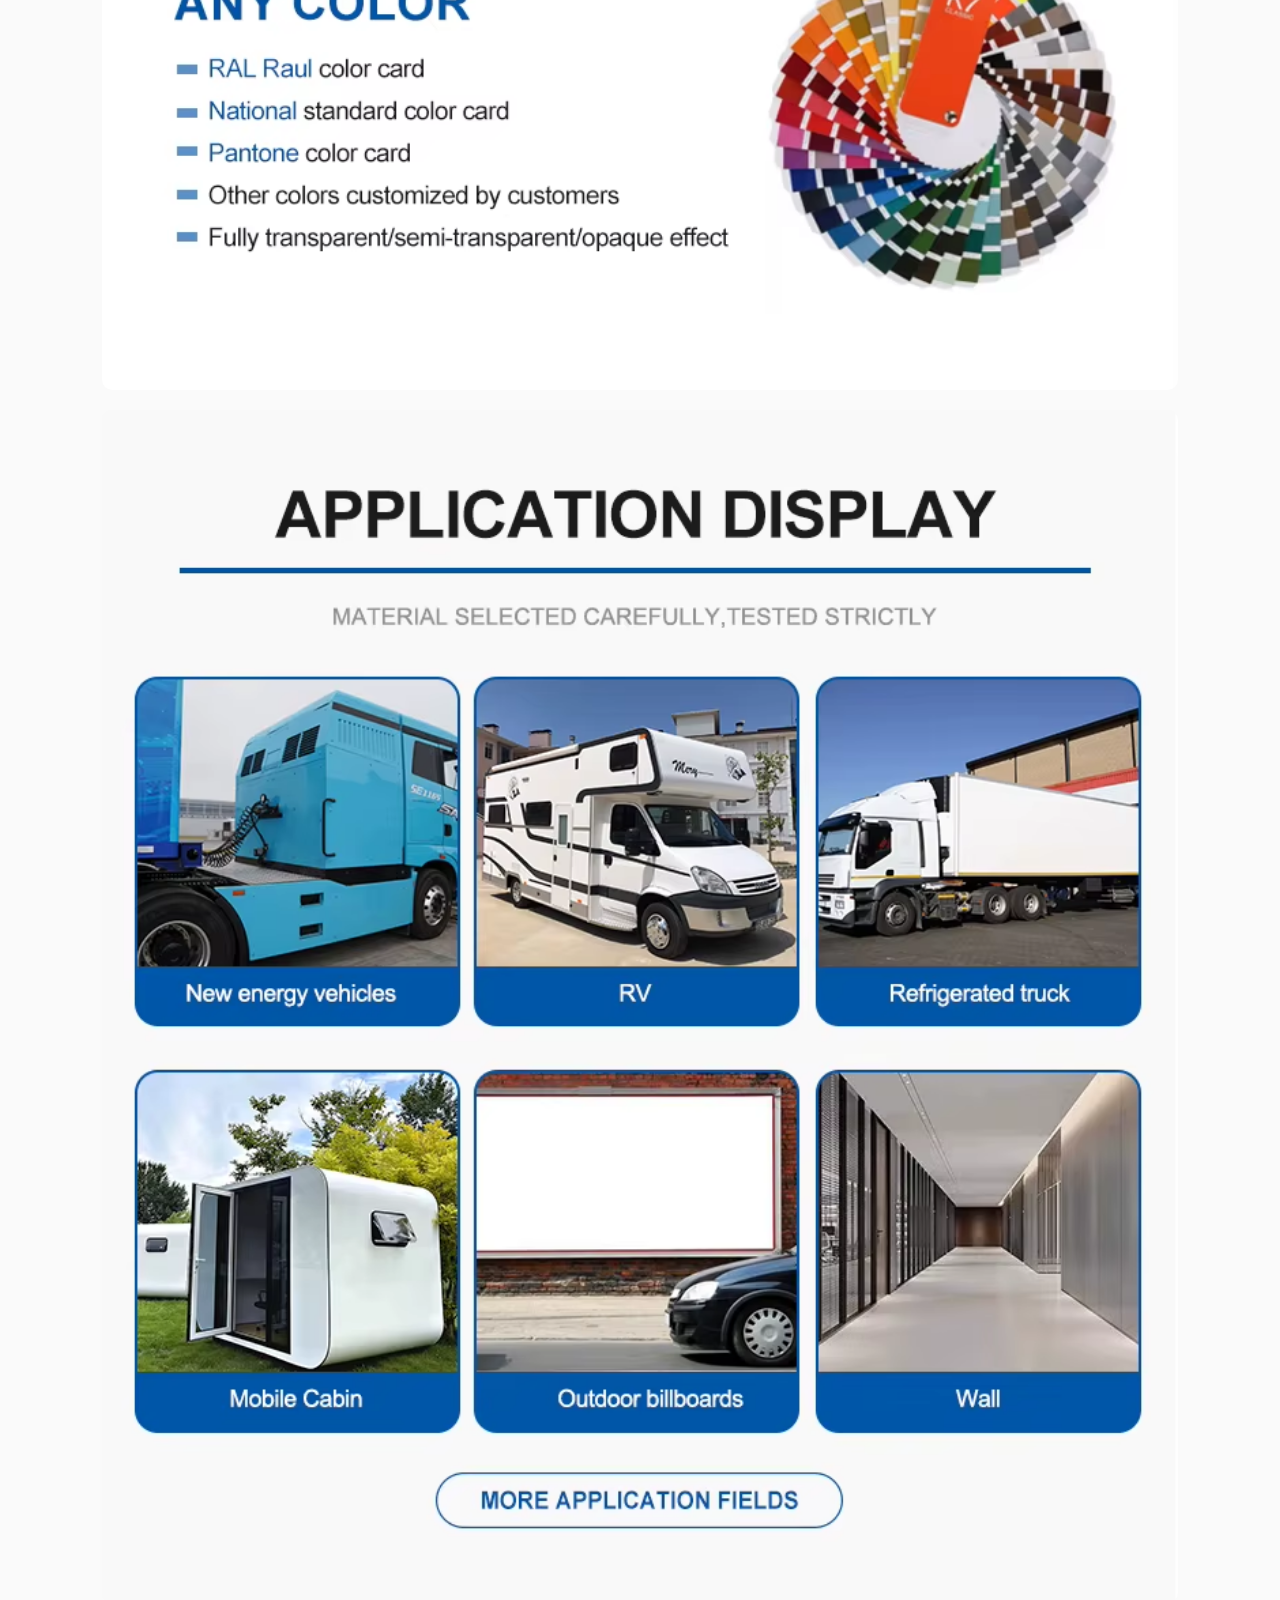
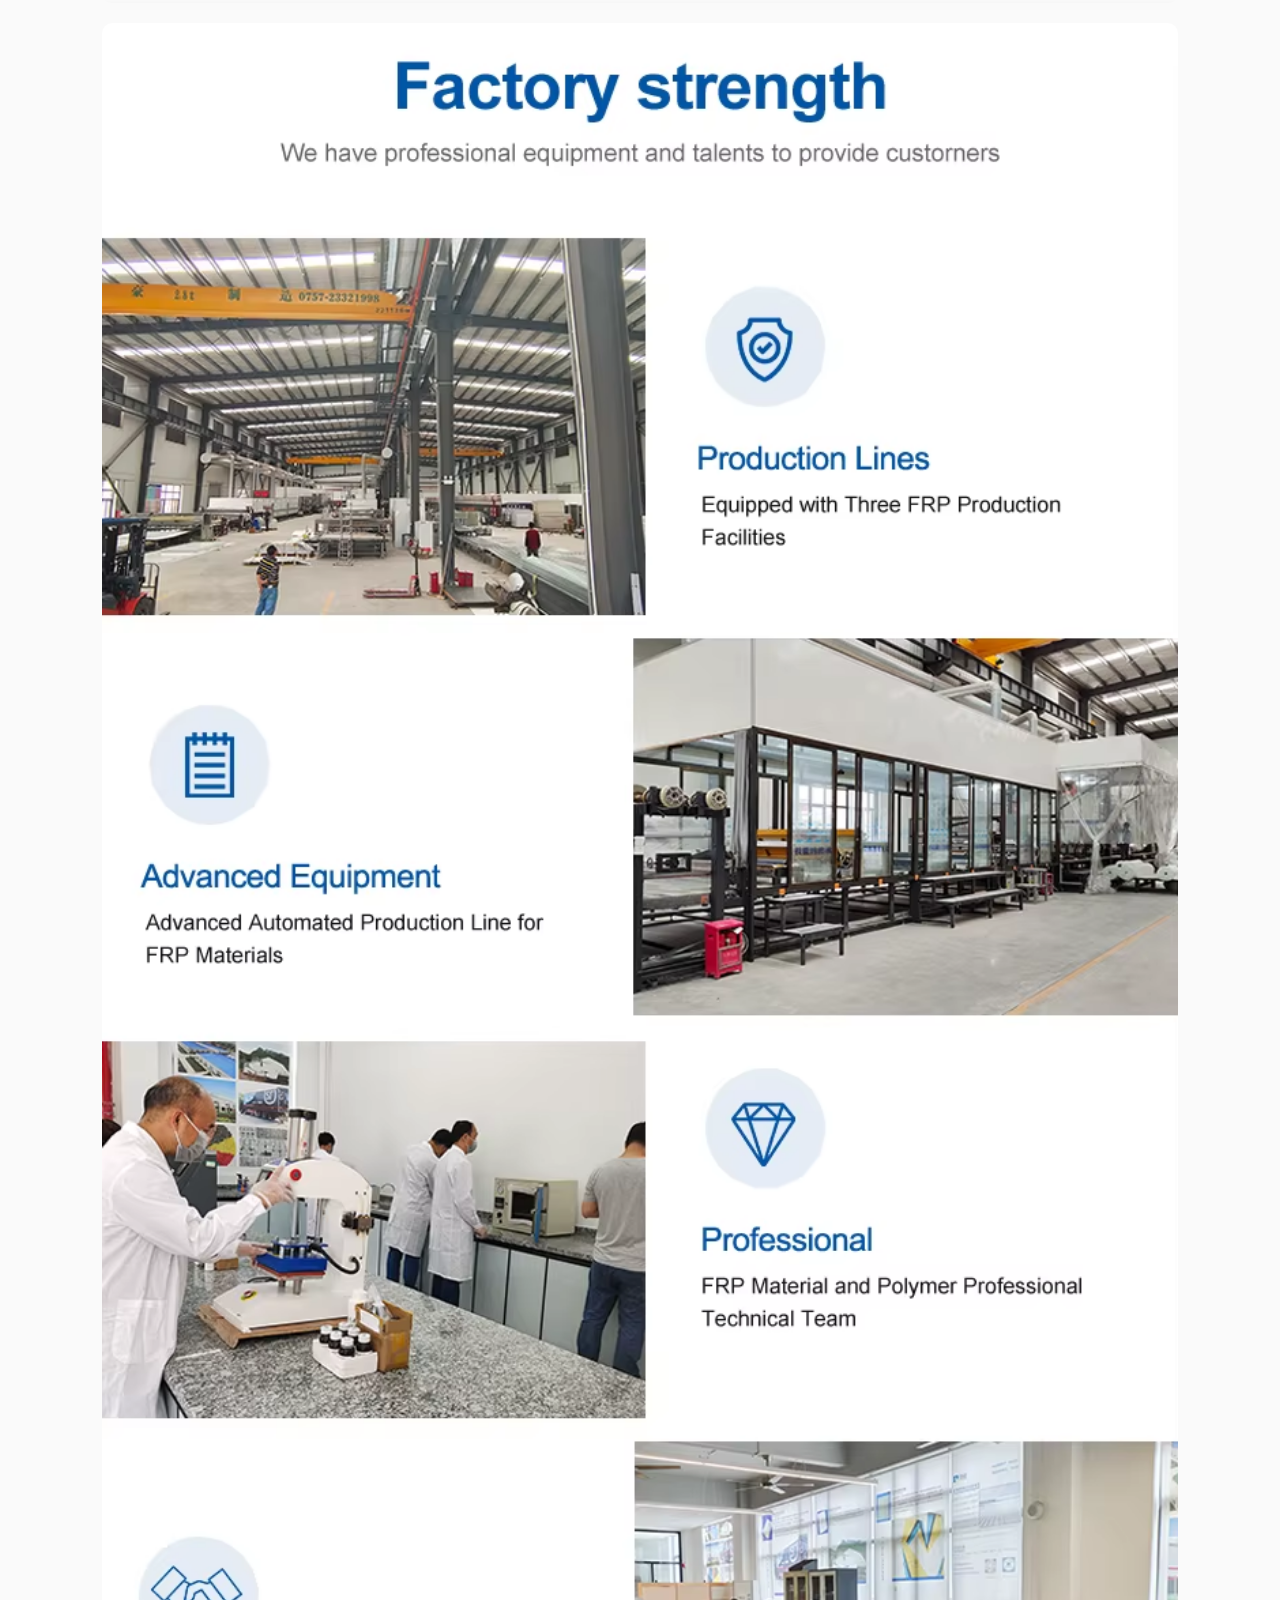
<file: product4.html>
<!DOCTYPE html>
<html lang="en">

<head>

    <meta charset="UTF-8">

    <meta name="viewport"
          content="width=device-width, initial-scale=1.0">

    <title>
        FRP Fiberglass Sheet
    </title>

    <link rel="stylesheet"
          href="style.css">

</head>

<body>

<!-- TOP -->

<section class="alibaba-product">

    <!-- LEFT -->

    <div class="ali-gallery">

        <img id="ali-main-image"
             src="images/frp1.jpg">

        <div class="ali-thumbnails">

            <img src="images/frp1.jpg"
                 onclick="changeAliImage(this)">

            <img src="images/frp2.jpg"
                 onclick="changeAliImage(this)">

            <img src="images/frp3.jpg"
                 onclick="changeAliImage(this)">

            <img src="images/frp4.jpg"
                 onclick="changeAliImage(this)">

            <img src="images/frp5.jpg"
                 onclick="changeAliImage(this)">

            <img src="images/frp6.jpg"
                 onclick="changeAliImage(this)">

            <img src="images/frp7.jpg"
                 onclick="changeAliImage(this)">

            <img src="images/frp8.jpg"
                 onclick="changeAliImage(this)">

        </div>

    </div>

    <!-- RIGHT -->

    <div class="ali-info">

        <div class="supplier-bar">

            Yinuo Manufacturer

        </div>

        <h1>
            FRP Fiberglass Reinforced Plastic Flat Sheet
        </h1>

        <div class="rating">

            ★★★★★ 4.9 | 268 Orders | Verified Supplier

        </div>

        <div class="price-area">

            <h2>
                FOB Shenzhen
            </h2>

            <div class="price-list">

                <div>
                    1-5 Tons
                    <span>$980/Ton</span>
                </div>

                <div>
                    5-20 Tons
                    <span>$920/Ton</span>
                </div>

                <div>
                    20+ Tons
                    <span>$860/Ton</span>
                </div>

            </div>

        </div>

        <!-- OPTIONS -->

        <div class="option-group">

            <h3>Thickness</h3>

            <button>1.0mm</button>
            <button>1.5mm</button>
            <button>2.0mm</button>
            <button>Customized</button>

        </div>

        <div class="option-group">

            <h3>Customization</h3>

            <button>Wholesale</button>
            <button>OEM</button>
            <button>Custom Size</button>

        </div>

        <div class="shipping">

            Free consultation for shipping &
            export solutions.
        </div>

        <!-- BUTTONS -->

        <div class="ali-buttons">

            <button class="start-btn">
                Start Order
            </button>

            <button class="cart-btn">
                Add to Cart
            </button>

            <button class="chat-btn">
                Chat Now
            </button>

        </div>

    </div>

</section>

<!-- ATTRIBUTES -->

<section class="ali-section">

    <h2>Key Attributes</h2>

    <table class="ali-table">

        <tr>
            <td>Material</td>
            <td>Fiberglass Reinforced Plastic</td>
        </tr>

        <tr>
            <td>Surface</td>
            <td>High Gloss / Matte</td>
        </tr>

        <tr>
            <td>Thickness</td>
            <td>1mm - 5mm</td>
        </tr>

        <tr>
            <td>Application</td>
            <td>Truck Body / Roof Panel / Construction</td>
        </tr>

        <tr>
            <td>Customization</td>
            <td>Supported</td>
        </tr>

    </table>

</section>

<!-- CERTIFICATE -->

<section class="ali-section">

    <h2>Certifications</h2>

    <div class="certificate-grid">

        <img src="images/cert1.jpg">

        <img src="images/cert2.jpg">

    </div>

</section>

<!-- FACTORY -->

<section class="ali-section">

    <h2>Production & Application</h2>

    <div class="detail-gallery">

        <img src="images/frp1.jpg">
        <img src="images/frp2.jpg">
        <img src="images/frp3.jpg">
        <img src="images/frp4.jpg">
        <img src="images/frp5.jpg">
        <img src="images/frp6.jpg">
        <img src="images/frp7.jpg">
        <img src="images/frp8.jpg">

    </div>

</section>

<!-- COMPANY -->

<section class="company-box">

    <h2>
        About Yinuo
    </h2>

    <p>
        Yinuo is a professional FRP composite material
        manufacturer with rich export experience,
        OEM capability, and advanced production lines.
    </p>

    <p>
        We provide customized fiberglass sheet solutions
        for global industrial customers.
    </p>

    <div class="company-contact">

        <p>Email: sales@yinuofrp.com</p>

        <p>WhatsApp: +86 123456789</p>

        <p>Location: Guangdong, China</p>

    </div>

</section>

<!-- JS -->

<script>

function changeAliImage(element){

    document.getElementById(
        "ali-main-image"
    ).src = element.src;

}

</script>

</body>

</html>
</file>
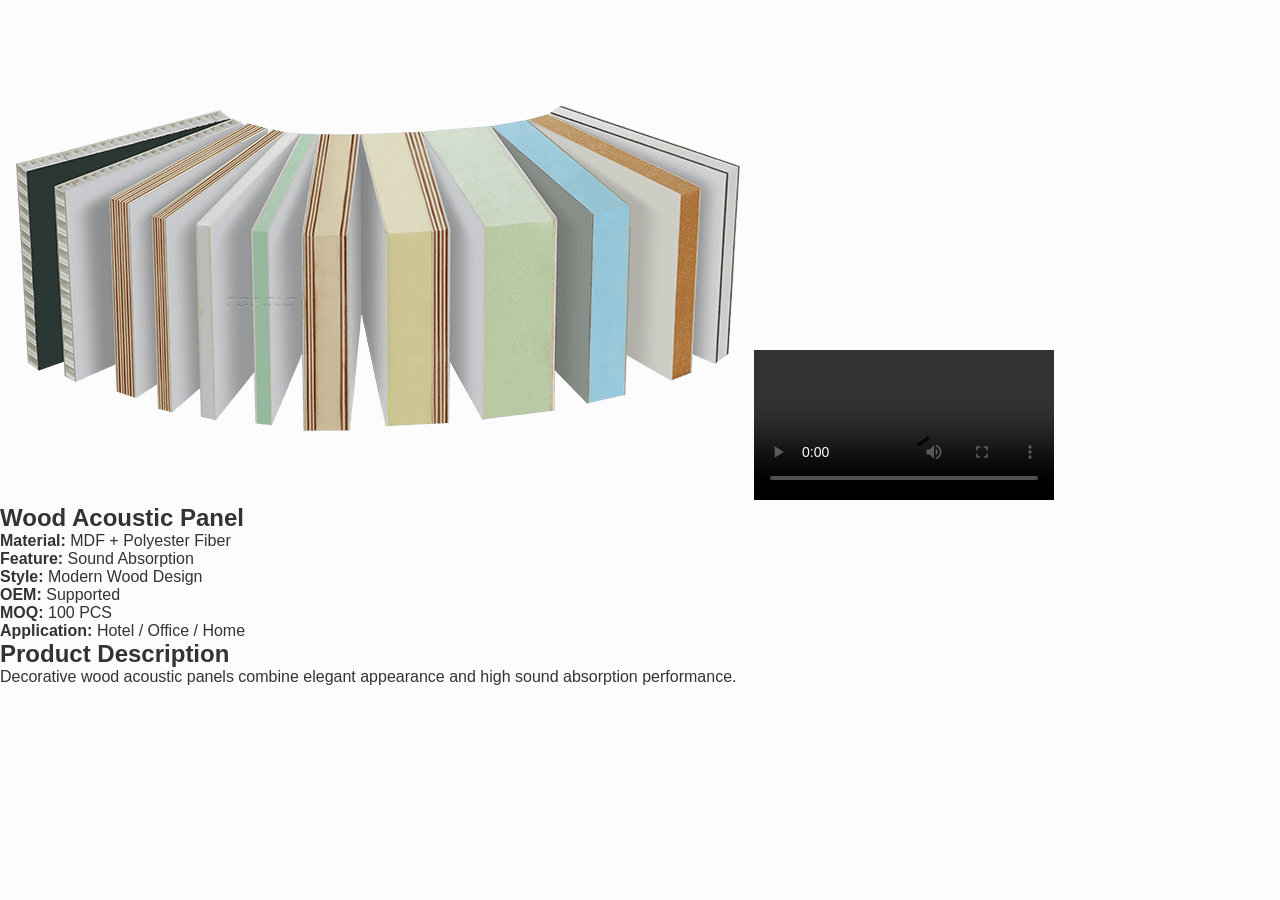
<file: product5.html>
<!DOCTYPE html>
<html lang="en">
<head>
    <meta charset="UTF-8">
    <meta name="viewport" content="width=device-width, initial-scale=1.0">
    <title>Wood Acoustic Panel</title>

    <link rel="stylesheet" href="style.css">
</head>

<body>

<section class="product-detail">

    <div class="product-left">

        <img src="images/product5.jpg">

        <video controls>
            <source src="videos/product5.mp4" type="video/mp4">
        </video>

    </div>

    <div class="product-right">

        <h1>Wood Acoustic Panel</h1>

        <p><strong>Material:</strong> MDF + Polyester Fiber</p>

        <p><strong>Feature:</strong> Sound Absorption</p>

        <p><strong>Style:</strong> Modern Wood Design</p>

        <p><strong>OEM:</strong> Supported</p>

        <p><strong>MOQ:</strong> 100 PCS</p>

        <p><strong>Application:</strong> Hotel / Office / Home</p>

    </div>

</section>

<section class="description">

    <h2>Product Description</h2>

    <p>
        Decorative wood acoustic panels combine elegant appearance
        and high sound absorption performance.
    </p>

</section>

</body>
</html>
</file>
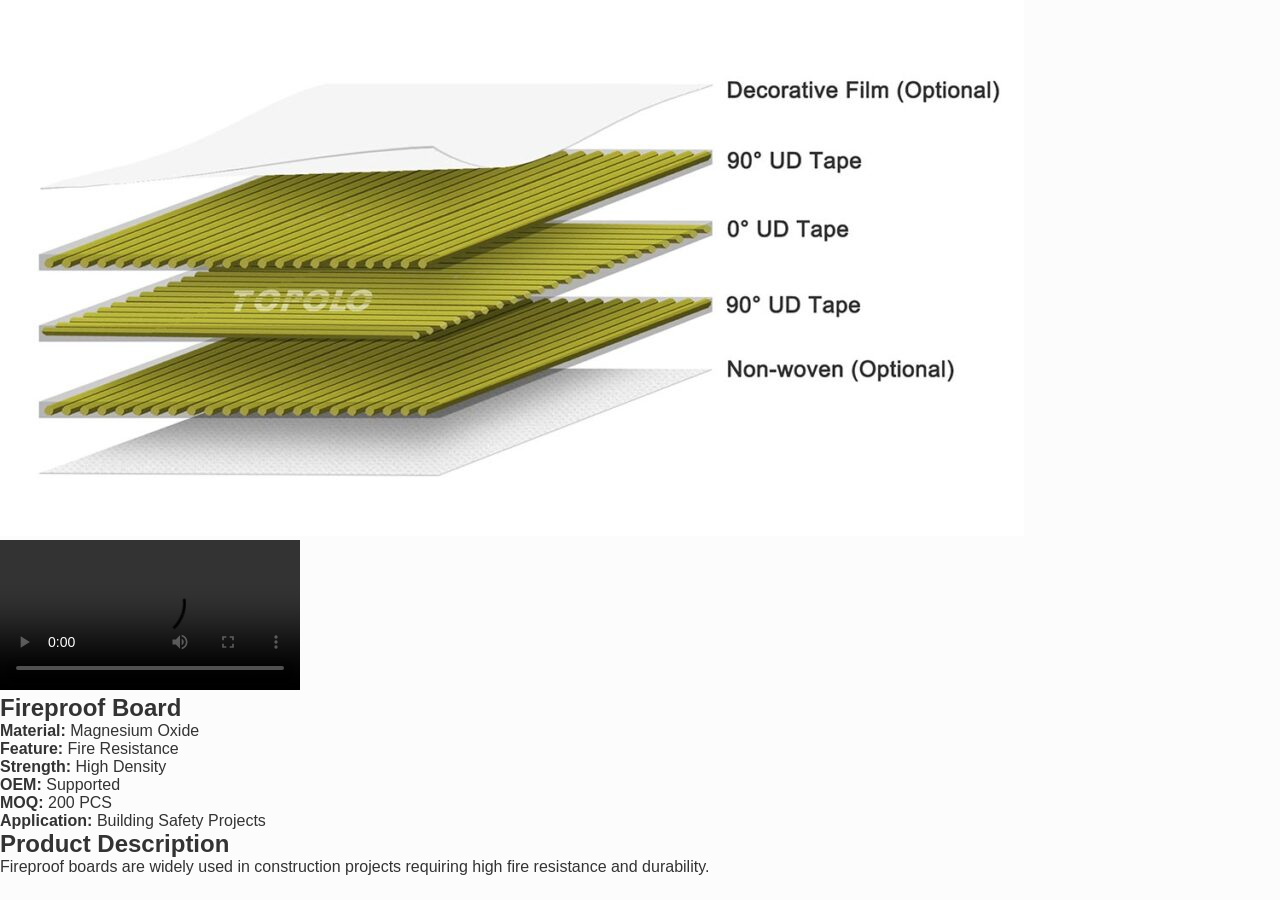
<file: product6.html>
<!DOCTYPE html>
<html lang="en">
<head>
    <meta charset="UTF-8">
    <meta name="viewport" content="width=device-width, initial-scale=1.0">
    <title>Fireproof Board</title>

    <link rel="stylesheet" href="style.css">
</head>

<body>

<section class="product-detail">

    <div class="product-left">

        <img src="images/product6.jpg">

        <video controls>
            <source src="videos/product6.mp4" type="video/mp4">
        </video>

    </div>

    <div class="product-right">

        <h1>Fireproof Board</h1>

        <p><strong>Material:</strong> Magnesium Oxide</p>

        <p><strong>Feature:</strong> Fire Resistance</p>

        <p><strong>Strength:</strong> High Density</p>

        <p><strong>OEM:</strong> Supported</p>

        <p><strong>MOQ:</strong> 200 PCS</p>

        <p><strong>Application:</strong> Building Safety Projects</p>

    </div>

</section>

<section class="description">

    <h2>Product Description</h2>

    <p>
        Fireproof boards are widely used in construction projects
        requiring high fire resistance and durability.
    </p>

</section>

</body>
</html>
</file>
<file: style.css>
/* =========================
   GLOBAL BACKGROUND
========================= */

body {
    margin: 0;
    padding: 0;

    background-image: url("images/background.jpg");
    background-attachment: fixed;
    background-size: cover;
    background-position: center;
    background-repeat: no-repeat;

    color: #333;
    position: relative;
    z-index: 0;
}

/* 遮罩层 */
body::before {
    content: "";
    position: fixed;
    inset: 0;

    background: rgba(255, 255, 255, 0.75);

    z-index: -1;
    pointer-events: none;
}
*{
    margin:0;
    padding:0;
    box-sizing:border-box;
    font-family:Arial;
}

body{
    background:#f5f5f5;
    color:#333;
}

/* NAVBAR */
.navbar{
    width:100%;
    padding:20px 8%;
    position:fixed;
    top:0;
    left:0;
    display:flex;
    justify-content:space-between;
    align-items:center;
    z-index:999;
    background:rgba(0,0,0,0.5);
}

.logo{
    color:white;
    font-size:24px;
    font-weight:bold;
}

nav a{
    color:white;
    text-decoration:none;
    margin-left:30px;
    transition:0.5s;
}

nav a:hover{
    color:#ddd;
}

/* HERO BANNER */
.hero-banner{
    width:100%;
    height:100vh;
    display:flex;
    align-items:center;
    justify-content:center;
    background:white;
    position:relative;
    overflow:hidden;
}

/* CENTER CONTAINER */
.banner-container{
    width:88%;
    aspect-ratio:16/8;
    position:relative;
    overflow:hidden;
    border-radius:14px;
}

/* 🔥 关键：轮播轨道（让图片横向排成一排） */
.banner-track {
    width: 100%;
    height: 100%;
    display: flex;
    transition: transform 0.8s ease; /* 滑动速度，可自己改 */
}

/* EACH BANNER 🔥 改造：横向排列，不使用绝对定位 */
.banner-slide{
    width: 100%;
    height: 100%;
    flex-shrink: 0;
}

/* IMAGE */
.banner-slide img{
    width:100%;
    height:100%;
    object-fit:cover;
    display:block;
}

/* ARROWS */
.banner-arrow{
    position:absolute;
    top:50%;
    transform:translateY(-50%);
    width:55px;
    height:55px;
    border:none;
    border-radius:50%;
    background:white;
    cursor:pointer;
    font-size:28px;
    box-shadow:0 4px 12px rgba(0,0,0,0.15);
    z-index:10;
}

.left{
    left:30px;
}

.right{
    right:30px;
}
/* MOBILE */

@media(max-width:900px){

    .banner-container{
        width:95%;
    }

    .banner-arrow{
        width:45px;
        height:45px;
    }

}

/* ABOUT */

.about{
    padding:100px 8%;
    background:white;
}

.about-container{
    display:flex;
    align-items:center;
    gap:50px;
}

.about-image img{
    width:500px;
    border-radius:10px;
}

.about-text h2{
    margin-bottom:20px;
    font-size:32px;
}

.about-text p{
    margin-bottom:20px;
    line-height:1.8;
}

.advantages{
    display:grid;
    grid-template-columns:repeat(2,1fr);
    gap:15px;
}

.advantages div{
    background:#111;
    color:white;
    padding:15px;
    text-align:center;
    border-radius:8px;
}

/* PRODUCTS */

.products{
    padding:100px 8%;
}

.product-grid{
    display:grid;
    grid-template-columns:repeat(3,1fr);
    gap:30px;
}

.product-card{
    background:white;
    border-radius:10px;
    overflow:hidden;
    text-decoration:none;
    color:#333;
    transition:0.3s;
}

.product-card:hover{
    transform:translateY(-10px);
}

.product-card img{
    width:100%;
    height:250px;
    object-fit:cover;
}

.product-card h3{
    padding:20px 20px 10px;
}

.product-card p{
    padding:0 20px 20px;
    line-height:1.6;
}


/* PRODUCT PAGE */

.product-page{

    display:flex;
    gap:50px;
    padding:120px 8%;
    background:white;
}

.gallery{

    width:60%;
}

#main-image{

    width:100%;
    border-radius:10px;
}

.thumbnail-group{

    display:flex;
    gap:15px;
    margin-top:20px;
}

.thumbnail-group img{

    width:100px;
    height:100px;
    object-fit:cover;
    border-radius:8px;
    cursor:pointer;
    transition:0.3s;
}

.thumbnail-group img:hover{

    transform:scale(1.05);
}

.product-info{

    width:40%;
}

.product-info h1{

    font-size:42px;
    margin-bottom:15px;
}

.product-info h3{

    color:#666;
    margin-bottom:25px;
}

.price-box{

    background:#f3f3f3;
    padding:20px;
    margin-bottom:25px;
    border-radius:8px;
    font-size:22px;
}

.price-box span{

    color:#c00;
    font-weight:bold;
}

.info-item{

    margin-bottom:18px;
    line-height:1.7;
}

.inquiry-btn{

    margin-top:30px;
    padding:18px 40px;
    background:#111;
    color:white;
    border:none;
    border-radius:8px;
    cursor:pointer;
    font-size:18px;
}

.inquiry-btn:hover{

    background:#333;
}

/* DETAILS */

.detail-section{

    padding:80px 8%;
    background:#fafafa;
    border-top:1px solid #eee;
}

.detail-section h2{

    margin-bottom:30px;
    font-size:36px;
}

.detail-section p{

    line-height:1.9;
    margin-bottom:20px;
}

/* FEATURES */

.feature-grid{

    display:grid;
    grid-template-columns:repeat(3,1fr);
    gap:30px;
}

.feature-box{

    background:white;
    padding:30px;
    border-radius:10px;
}

.feature-box h3{

    margin-bottom:15px;
}

/* TABLE */

.spec-table{

    width:100%;
    border-collapse:collapse;
    background:white;
}

.spec-table th,
.spec-table td{

    border:1px solid #ddd;
    padding:18px;
    text-align:center;
}

.spec-table th{

    background:#111;
    color:white;
}

/* APPLICATION */

.application-list{

    padding-left:20px;
}

.application-list li{

    margin-bottom:12px;
}

/* FACTORY */

.factory-section{

    padding:80px 8%;
    background:white;
}

.factory-grid{

    display:grid;
    grid-template-columns:repeat(2,1fr);
    gap:20px;
    margin-bottom:30px;
}

.factory-grid img{

    width:100%;
    border-radius:10px;
}

/* CONTACT */

.contact-section{

    padding:80px 8%;
    background:#111;
    color:white;
    text-align:center;
}

.contact-section p{

    margin-top:15px;
}

/* MOBILE */

@media(max-width:900px){

    .product-page{

        flex-direction:column;
    }

    .gallery,
    .product-info{

        width:100%;
    }

    .feature-grid{

        grid-template-columns:1fr;
    }

    .factory-grid{

        grid-template-columns:1fr;
    }

}
/* ALIBABA STYLE */

.alibaba-product{

    display:flex;
    gap:40px;
    padding:120px 8%;
    background:white;
}

.ali-gallery{

    width:55%;
}

#ali-main-image{

    width:100%;
    border-radius:10px;
}

.ali-thumbnails{

    display:flex;
    gap:12px;
    flex-wrap:wrap;
    margin-top:20px;
}

.ali-thumbnails img{

    width:90px;
    height:90px;
    object-fit:cover;
    border-radius:8px;
    cursor:pointer;
    border:1px solid #ddd;
}

.ali-info{

    width:45%;
}

.supplier-bar{

    color:#0056b3;
    font-weight:bold;
    margin-bottom:20px;
}

.ali-info h1{

    font-size:38px;
    margin-bottom:20px;
    line-height:1.4;
}

.rating{

    color:#666;
    margin-bottom:25px;
}

.price-area{

    background:#f5f7fa;
    padding:25px;
    border-radius:10px;
    margin-bottom:30px;
}

.price-list div{

    display:flex;
    justify-content:space-between;
    margin-bottom:15px;
    font-size:18px;
}

.price-list span{

    color:#ff6600;
    font-weight:bold;
}

.option-group{

    margin-bottom:30px;
}

.option-group h3{

    margin-bottom:15px;
}

.option-group button{

    padding:12px 20px;
    border:1px solid #ddd;
    background:white;
    margin-right:10px;
    margin-bottom:10px;
    cursor:pointer;
    border-radius:6px;
}

.option-group button:hover{

    border-color:#0056b3;
    color:#0056b3;
}

.shipping{

    background:#eef6ff;
    padding:18px;
    border-radius:8px;
    margin-bottom:30px;
}

.ali-buttons{

    display:flex;
    gap:15px;
}

.start-btn{

    background:#ff6600;
    color:white;
    border:none;
    padding:15px 30px;
    border-radius:8px;
    cursor:pointer;
}

.cart-btn,
.chat-btn{

    background:white;
    border:1px solid #ddd;
    padding:15px 30px;
    border-radius:8px;
    cursor:pointer;
}

/* SECTIONS */

.ali-section{

    padding:80px 8%;
    background:#fafafa;
    border-top:1px solid #eee;
}

.ali-section h2{

    margin-bottom:30px;
    font-size:34px;
}

.ali-table{

    width:100%;
    border-collapse:collapse;
    background:white;
}

.ali-table td{

    border:1px solid #ddd;
    padding:18px;
}

/* CERTIFICATE */

.certificate-grid{

    display:grid;
    grid-template-columns:1fr;
    gap:20px;
}

.certificate-grid img{

    width:100%;
    border-radius:10px;
}

/* DETAIL */

.detail-gallery{

    display:grid;
    grid-template-columns:1fr;
    gap:20px;
}

.detail-gallery img{

    width:100%;
    border-radius:10px;
}

/* COMPANY */

.company-box{

    background:#111;
    color:white;
    text-align:center;
    padding:80px 8%;
}

.company-box p{

    margin-top:20px;
    line-height:1.8;
}

/* MOBILE */

@media(max-width:900px){

    .alibaba-product{

        flex-direction:column;
    }

    .ali-gallery,
    .ali-info{

        width:100%;
    }

    .detail-gallery{

        grid-template-columns:repeat(2,1fr);
    }

}
/* PRODUCTS TITLE STYLE */

.section-title{
    text-align:center;
    font-size:38px;
    font-weight:700;
    position:relative;
    margin-bottom:60px;
    letter-spacing:1px;
}

/* 装饰线 */
.section-title .title-line{
    display:block;
    width:120px;
    height:4px;
    margin:18px auto 0;
    background:linear-gradient(90deg,#111,transparent,#111);
    border-radius:10px;
    position:relative;
    overflow:hidden;
}

/* 波浪动态效果（轻微高级感） */
.section-title .title-line::after{
    content:"";
    position:absolute;
    top:0;
    left:-50%;
    width:50%;
    height:100%;
    background:rgba(255,255,255,0.6);
    animation:lineMove 2.5s infinite;
}

@keyframes lineMove{
    0%{ left:-50%; }
    100%{ left:100%; }
}

.close-btn {
    position: absolute;
    top: 20px;
    right: 30px;
    font-size: 40px;
    color: #fff;
    cursor: pointer;
}
.company-carousel-section {
    padding: 60px 0;
    background: #fff;
}

/* ⭐ 和你banner一样的留白结构 */
.carousel-container {
    width: 90%;
    margin: 0 auto;   /* 左右留白关键 */
    overflow: hidden;
    padding: 20px 0;
}

/* ⭐ 真正无缝滚动轨道 */
.carousel-track {
    display: flex;
    width: max-content;
    gap: 25px;
    animation: scroll 25s linear infinite;
}

/* ⭐ 图片变大 + 不裁切 */
.carousel-item {
    width: 360px;      /* 🔥 更大 */
    height: 240px;     /* 🔥 更长 */
    object-fit: contain; /* ⭐关键：完整显示不裁切 */
    background: #f5f5f5;
    border-radius: 14px;
    cursor: pointer;
    flex-shrink: 0;
    transition: transform 0.3s;
}

.carousel-item:hover {
    transform: scale(1.05);
}

/* ⭐ 真·无缝滚动（重点修复空白问题） */
@keyframes scroll {
    0% {
        transform: translateX(0);
    }
    100% {
        transform: translateX(-50%);
    }
}

/* 放大层保持不变 */
.lightbox {
    display: none;
    position: fixed;
    inset: 0;
    background: rgba(0,0,0,0.85);
    justify-content: center;
    align-items: center;
    z-index: 9999;
}

.lightbox img {
    max-width: 90%;
    max-height: 85%;
    border-radius: 10px;
}

.close-btn {
    position: absolute;
    top: 20px;
    right: 30px;
    font-size: 40px;
    color: #fff;
    cursor: pointer;
}
/* ===== FOOTER整体 ===== */
.site-footer {
    background: #FFF9E6; /* 浅黄色 */
    color: #333;
    padding: 50px 10%;
    margin-top: 60px;
}

/* ===== 上部分：三列联系方式 ===== */
.footer-top {
    display: flex;
    justify-content: space-between;
    gap: 30px;
    flex-wrap: wrap;
    margin-bottom: 30px;
}

.footer-item {
    flex: 1;
    min-width: 220px;
    display: flex;
    gap: 15px;
    align-items: flex-start;
}

.footer-item .icon {
    font-size: 26px;
}

.footer-item h4 {
    margin: 0;
    font-size: 16px;
    margin-bottom: 5px;
}

.footer-item p {
    margin: 0;
    font-size: 14px;
    color: #555;
}

/* ===== 导航栏 ===== */
.footer-nav {
    text-align: center;
    margin: 20px 0;
}

.footer-nav a {
    margin: 0 15px;
    text-decoration: none;
    color: #333;
    font-weight: 500;
}

.footer-nav a:hover {
    text-decoration: underline;
}

/* ===== 底部版权 ===== */
.footer-bottom {
    text-align: center;
    font-size: 13px;
    color: #666;
    border-top: 1px solid rgba(0,0,0,0.1);
    padding-top: 15px;
}

/* ===== 手机适配 ===== */
@media (max-width: 768px) {

    .footer-top {
        flex-direction: column;
        gap: 20px;
    }

    .footer-item {
        justify-content: flex-start;
    }

    .footer-nav a {
        display: inline-block;
        margin: 8px 10px;
    }
}
/* ===== 链接增强 ===== */
.footer-item a {
    color: #333;
    text-decoration: none;
}

.footer-item a:hover {
    text-decoration: underline;
}

/* ===== WhatsApp强调样式 ===== */
.footer-item a[href*="wa.me"] {
    color: #25D366;
    font-weight: bold;
}

/* ===== 地图样式 ===== */
.footer-map {
    margin: 25px 0;
}

.footer-map iframe {
    width: 100%;
    height: 220px;
    border: none;
    border-radius: 10px;
}

/* ===== hover优化 ===== */
.footer-nav a:hover {
    color: #000;
    font-weight: 600;
}
</file>
